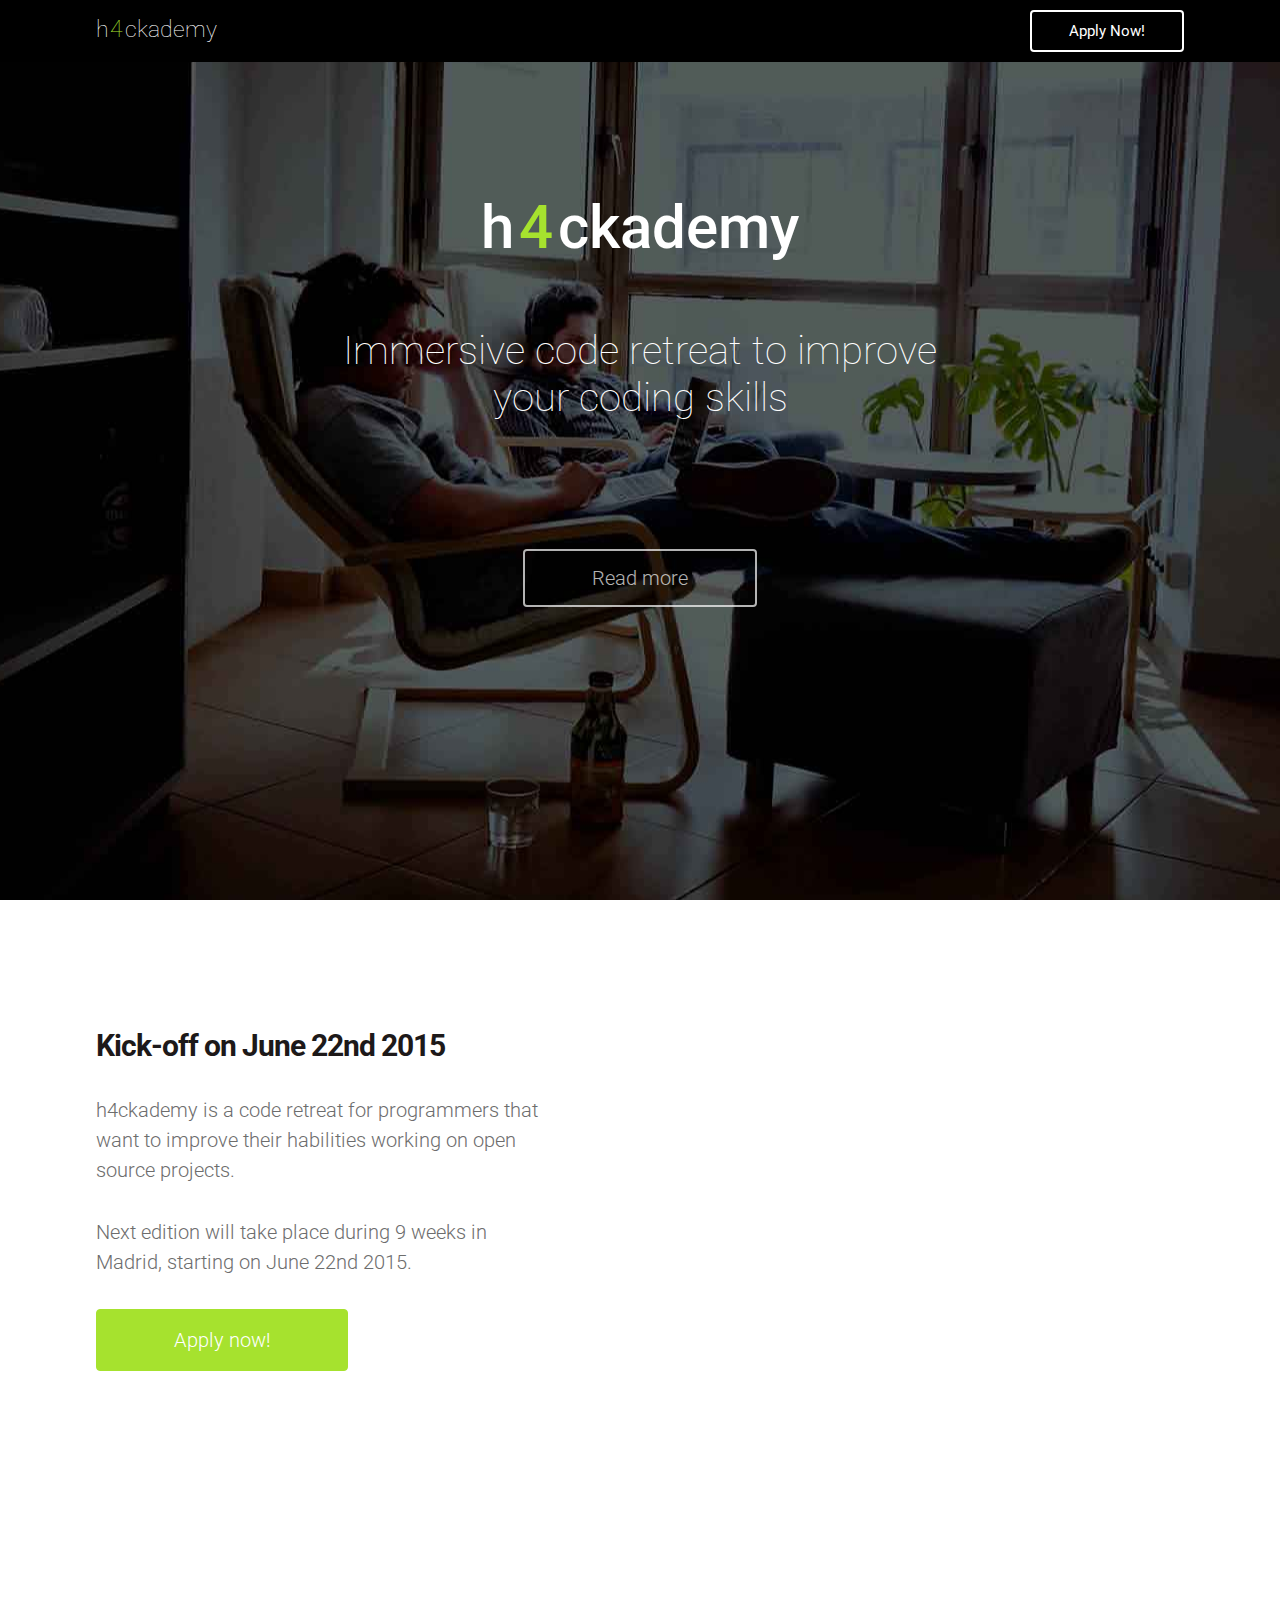
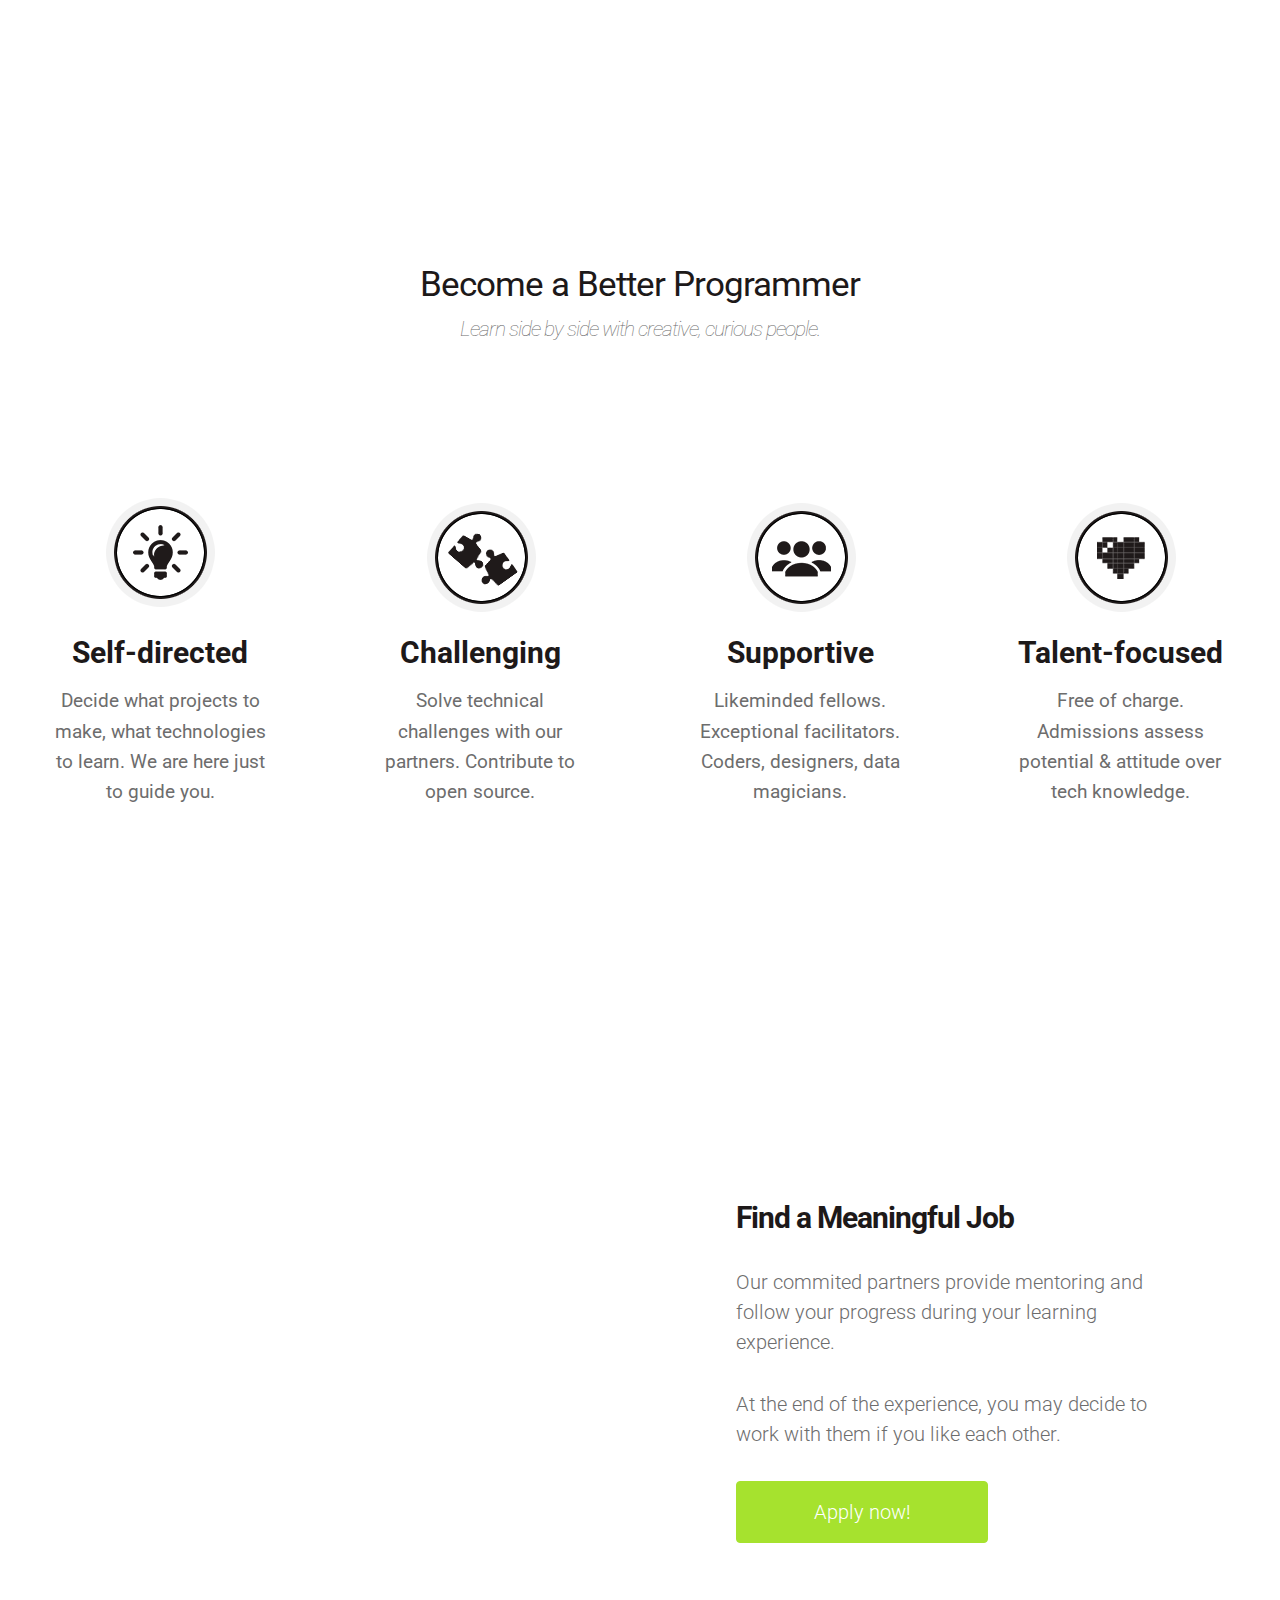
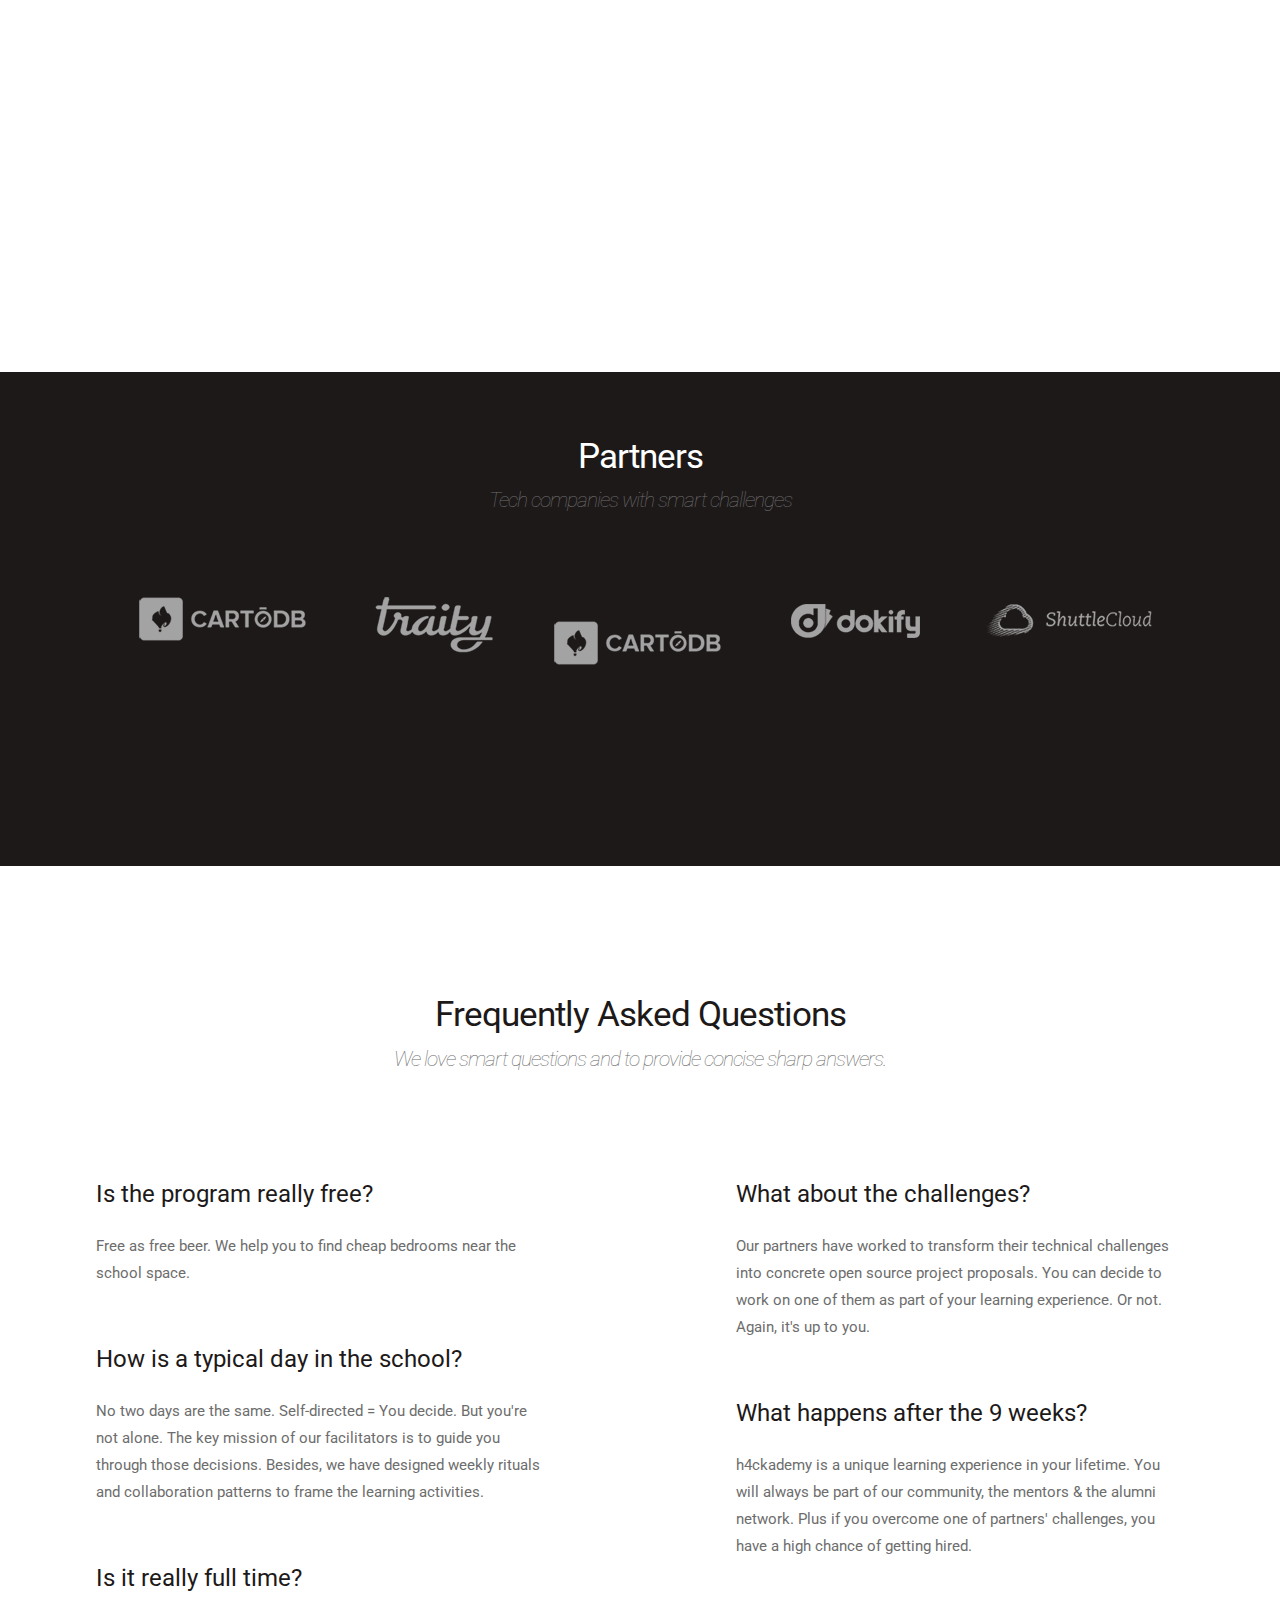
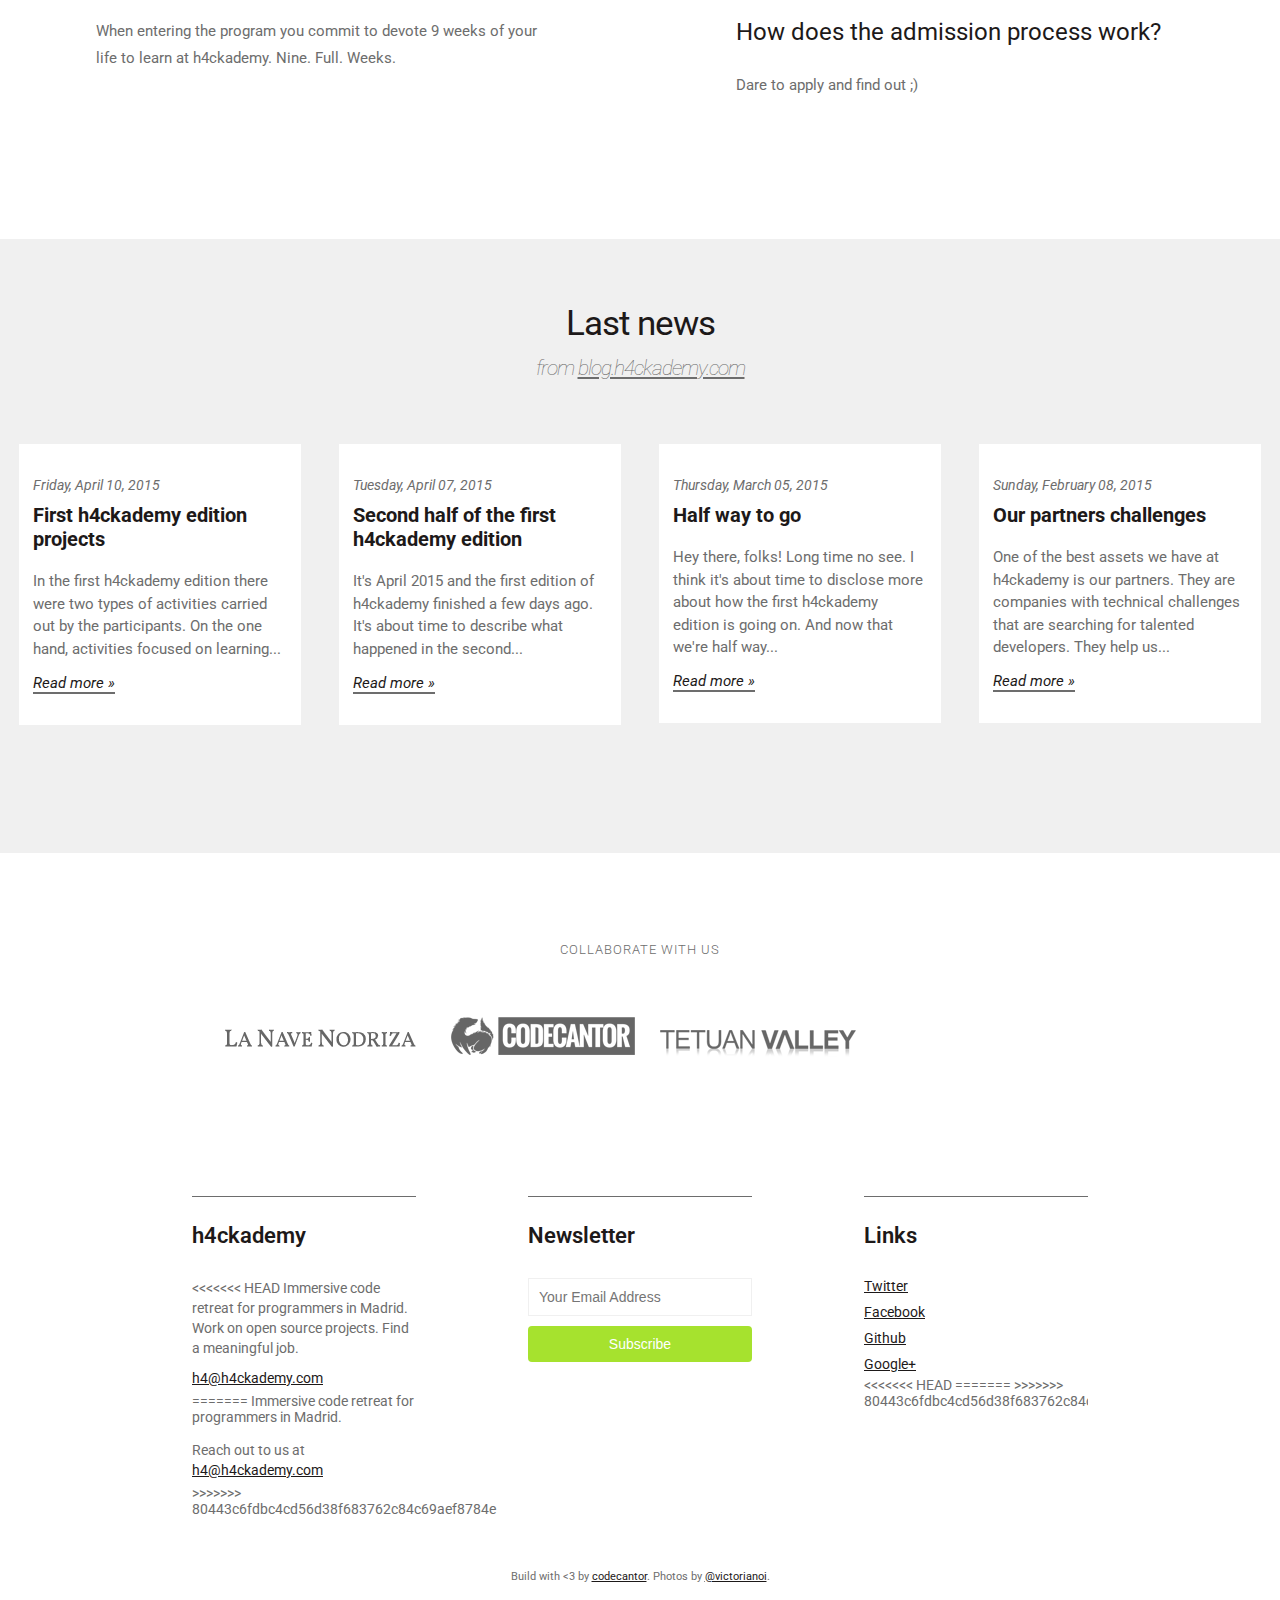
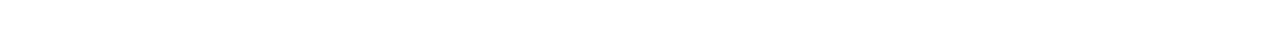
<file: index.htm>
<html lang="en">
<head>
	<meta http-equiv="Content-Type" content="text/html; charset=utf-8">
	<title>h4ckademy | description</title>                                       
	<meta name="author" content="codecantor">
	<link rel="shortcut icon" href="favicon.ico" type="image/x-icon">
	<meta name="viewport" content="width=device-width,initial-scale=1.0">
	<!-- format scss -->
	<link rel="stylesheet" href="assets/scss/style.css">      
	<!-- webfont google -->	                         
	<link href='http://fonts.googleapis.com/css?family=Roboto:500,100,300,700,400' rel='stylesheet' type='text/css'>
</head>
<body>
	<header>
		<section>
			<p class="title_header">
				h
				<span>
					4
				</span>
				ckademy
			</p>
		</section>
		<section>
			<p>
				<a href="#">
					Apply Now!
				</a>
			</p>
		</section>
	</header>
	<article class="welcome">
		<h1>
			<a href="#">
				h
				<span>
					4
				</span>
				ckademy
			</a>
		</h1>
		<p>
			Immersive code retreat to improve your coding skills
		</p>
		<p>
			<a class="readmore" href="#stop">
				Read more
			</a>
		</p>
	</article>
	<article class="decoration">
		<section class="two_cl text_up">
			<h2 id="stop">
				Kick-off on June 22nd 2015
			</h2>
			<p>
				h4ckademy is a code retreat for programmers that want to improve their habilities working on 
				open source projects.
			</p>
			<p>
				Next edition will take place during 9 weeks in Madrid, starting on June 22nd 2015.
			</p>
			<p>
				<a href="#">
					Apply now!
				</a>
			</p>
		</section>
		<section class="two_cl bck_image table">
			Imagen de relleno
		</section><!-- bck image -->
	</article>
	<article class="why">
		<h2 class="title_why">
			Become a Better Programmer
			<span>
				Learn side by side with creative, curious people.
			</span>
		</h2>
		<section class="one_cl">
			<ul>
				<li>
					<span class="icon directed"></span>
					<h3>
						Self-directed
					</h3>
					<p>
						Decide what projects to make, what technologies to learn. We are here just to guide you.
					</p>
				</li>
				<li>
					<span class="icon challeng"></span>
					<h3>
						Challenging
					</h3>
					<p>
						Solve technical challenges with our partners. Contribute to open source.
					</p>
				</li>
				<li>
					<span class="icon support"></span>
					<h3>
						Supportive
					</h3>
					<p>
						Likeminded fellows. Exceptional facilitators. Coders, designers, data magicians.
					</p>
				</li>
				<li>
					<span class="icon talent"></span>
					<h3>
						Talent-focused
					</h3>
					<p>
						Free of charge. Admissions assess potential &amp; attitude over tech knowledge.
					</p>
				</li>
			</ul>
		</section><!-- one section -->
	</article><!-- icons -->
	<article class="decoration">
		<section class="two_cl bck_image book">
			Imagen de relleno
		</section><!-- bck image -->
		<section class="two_cl text_up">
			<h2>
				Find a Meaningful Job
			</h2>
			<p>
				Our commited partners provide mentoring and follow your progress during your learning experience. 
			</p>
			<p>
				At the end of the experience, you may decide to work with them if you like each other.
			</p>
			<p>
				<a href="#">
					Apply now!
				</a>
			</p>
		</section>
	</article>
	<article class="partners">
		<section class="one_cl">
			<h2 class="title_partner">
				Partners
				<span>
					Tech companies with smart challenges
				</span>
			</h2>
			<ul>
				<li>
					<a href="http://cartodb.com" target="_blank" class="sprite_partners cartodb">
						Cartodb
					</a>
				</li>
				<li>
					<a href="https://traity.com/" target="_blank" class="sprite_partners traity">
						Traity
					</a>
				</li>
				<li>
					<a href="http://www.lextrend.com/" target="_blank" class="sprite_partners lextrend">
						Lextrend
					</a>
				</li>
				<li>
					<a href="http://www.wearepeople.io/" target="_blank" class="sprite_partners people">
						We Are People
					</a>
				</li>
				<li>
					<a href="https://shuttlecloud.com/" target="_blank" class="sprite_partners shuttlecloud">
						Shuttle Cloud
					</a>
				</li>
			</ul>
		</section><!-- one section -->
		</section>
	</article>
	<article class="faq">
		<h2 class="title_faq">
			Frequently Asked Questions
			<span>
				We love smart questions and to provide concise sharp answers.
			</span>
		</h2>
		<section class="two_cl">
			<h4>
				Is the program really free?
				
			</h4>
			<p>
				Free as free beer. We help you to find cheap bedrooms near the school space.
			</p>
			<h4>
				How is a typical day in the school?
			</h4>
			<p>
				No two days are the same. Self-directed = You decide. But you're not alone. The key mission of our facilitators is to guide you through those decisions. Besides, we have designed weekly rituals and collaboration patterns to frame the learning activities.
			</p>
			<h4>
				Is it really full time?
			</h4>
			<p>
				When entering the program you commit to devote 9 weeks of your life to learn at h4ckademy. Nine. Full. Weeks.
			</p>
		</section>
		<section class="two_cl">
			<h4>
				What about the challenges?
			</h4>
			<p>
				Our partners have worked to transform their technical challenges into concrete open source project proposals. You can decide to work on one of them as part of your learning experience. Or not. Again, it's up to you.
			</p>
			<h4>
				What happens after the 9 weeks?
			</h4>
			<p>
				h4ckademy is a unique learning experience in your lifetime. You will always be part of our community, the mentors &amp; the alumni network. Plus if you overcome one of partners' challenges, you have a high chance of getting hired.
			</p>
			<h4>
				How does the admission process work?
			</h4>
			<p>
				Dare to apply and find out ;)
			</p>
		</section>
	</article>
	<article class="last-news">
		<h2 class="title_news">
			Last news
			<span>
				from <a href="http://blog.h4ckademy.com" target="_blank">blog.h4ckademy.com</a>
			</span>
		</h2>
		<section class="one_cl">
			<ul>
				<li>
					<p>
						<span class="date">
							Friday, April 10, 2015
						</span>
					</p>
					<h3>
						<a href="http://blog.h4ckademy.com/2015/04/10/first-edition-projects/" target="_blank">
							First h4ckademy edition projects
						</a>
					</h3>
					<p>
						<!-- 150 characters max -->
						In the first h4ckademy edition there were two types of activities carried out by the participants. 
						On the one hand, activities focused on learning...
					</p>
					<p>
						<a href="http://blog.h4ckademy.com/2015/04/10/first-edition-projects/" target="_blank">
							Read more »
						</a>
					</p>
				</li>
				<!-- show 3 post -->
				<li>
					<p>
						<span class="date">
							Tuesday, April 07, 2015
						</span>
					</p>
					<h3>
						<a href="http://blog.h4ckademy.com/2015/04/07/second-half-of-the-first-h4ckademy-edition/" target="_blank">
							Second half of the first h4ckademy edition
						</a>
					</h3>
					<p>
						It's April 2015 and the first edition of h4ckademy finished a few days ago. It's about time to describe what happened in the second...
					<p>
						<a href="http://blog.h4ckademy.com/2015/04/07/second-half-of-the-first-h4ckademy-edition/" target="_blank">
							Read more »
						</a>
					</p>
				</li>
				<li>
					<p>
						<span class="date">
							Thursday, March 05, 2015
						</span>
					</p>
					<h3>
						<a href="http://blog.h4ckademy.com/2015/03/05/half-way-to-go/" target="_blank">
							Half way to go
						</a>
					</h3>
					<p>
						Hey there, folks! Long time no see. I think it's about time to disclose more about how the first h4ckademy edition is going on. And now that we're half way...
					</p>
					<p>
						<a href="http://blog.h4ckademy.com/2015/03/05/half-way-to-go/" target="_blank">
							Read more »
						</a>
					</p>
				</li>
				<li>
					<p>
						<span class="date">
							Sunday, February 08, 2015
						</span>
					</p>
					<h3>
						<a href="http://blog.h4ckademy.com/2015/02/08/our-partners-challenges/" target="_blank">
							Our partners challenges
						</a>
					</h3>
					<p>
						One of the best assets we have at h4ckademy is our partners. They are companies with technical challenges that are searching for talented developers. They help us...
					</p>
					<p>
						<a href="http://blog.h4ckademy.com/2015/02/08/our-partners-challenges/" target="_blank">
							Read more »
						</a>
					</p>
				</li>
				<!-- the last post -->
			</ul>
		</section>
	</article>
	<article class="colaboradores">
		<section class="cl_one">
			<h4>
				Collaborate with us
			</h4>
			<ul>
				<li>
					<a href="http://www.lanavenodriza.com/" target="_blank" class="colabora lanave">
						La Nave Nodriza
					</a>
				</li>
				<li>
					<a href="http://codecantor.com" target="_blank" class="colabora code">
						codecantor
					</a>
				</li>
				<li>
					<a href="http://tetuanvalley.com/" target="_blank" class="colabora tetuan">
						Tetuan Valley
					</a>
				</li>
				<li>
					<a href="http://www.coontigo.com/" target="_blank" class="colabora coontigo">
						coontigo
					</a>
				</li>
			</ul>
		</section>
	</article>
	<footer>
		<section>
			<div class="about box_fot">
				<h5>
					h4ckademy
				</h5>
				<p>
<<<<<<< HEAD
					Immersive code retreat for programmers in Madrid. Work on open source projects. Find a meaningful job.
				</p>			
				<p>
					<a href="mailto:h4@h4ckademy.com" target="_blank">
						h4@h4ckademy.com
					</a>
				</p>
=======
					Immersive code retreat for programmers in Madrid.
				</p>
				<p>Reach out to us at 
					<a href="mailto:h4@h4ckademy.com" target="_blank">h4@h4ckademy.com</a></p>
>>>>>>> 80443c6fdbc4cd56d38f683762c84c69aef8784e
			</div><!-- about -->
			<div class="newsletter box_fot">
				<h5>
					Newsletter
				</h5>
				<form action="http://h4ckademy.us9.list-manage.com/subscribe/post?u=45ee592f17d6f145a8827fd05&amp;id=b0169b45f0" method="post" id="mc-embedded-subscribe-form" target="_blank" name="mc-embedded-subscribe-form" novalidate="">
					<input type="email" value="" name="EMAIL" id="mce-EMAIL" placeholder="Your Email Address">
					<input class="btn" type="submit" value="Subscribe">
				</form>
			</div><!-- newsletter -->
			<div class="links box_fot">
				<h5>
					Links
				</h5>
				<ul>
					<li>
						<a href="https://twitter.com/h4ckademy" target="_blank">
							Twitter
						</a>
					</li>
					<li>
						<a href="https://www.facebook.com/h4ckademy?_rdr" target="_blank">
							Facebook
						</a>
					</li>
					<li>
						<a href="https://github.com/h4ckademy" target="_blank">
							Github
						</a>
					</li>
					<li>
						<a href="https://plus.google.com/109784326837461701157" target="_blank">
							Google+
						</a>
					</li>
<<<<<<< HEAD
=======

>>>>>>> 80443c6fdbc4cd56d38f683762c84c69aef8784e
				</ul>
			</div><!-- links -->
		</section>
		<div class="credits">
			Build with <3 by <a href="http://codecantor.com" target="_blank">codecantor</a>. Photos by <a href="https://twitter.com/victorianoi" target="_blank">@victorianoi</a>.
		</div><!-- credits -->
	</footer>	
	<!-- js link down -->
	<script src="http://ajax.googleapis.com/ajax/libs/jquery/2.1.1/jquery.min.js"></script>
	<script src="assets/js/jquery.scrollTo.min.js"></script>
	<script src="assets/js/index.js"></script>
</body>
</html>
</file>
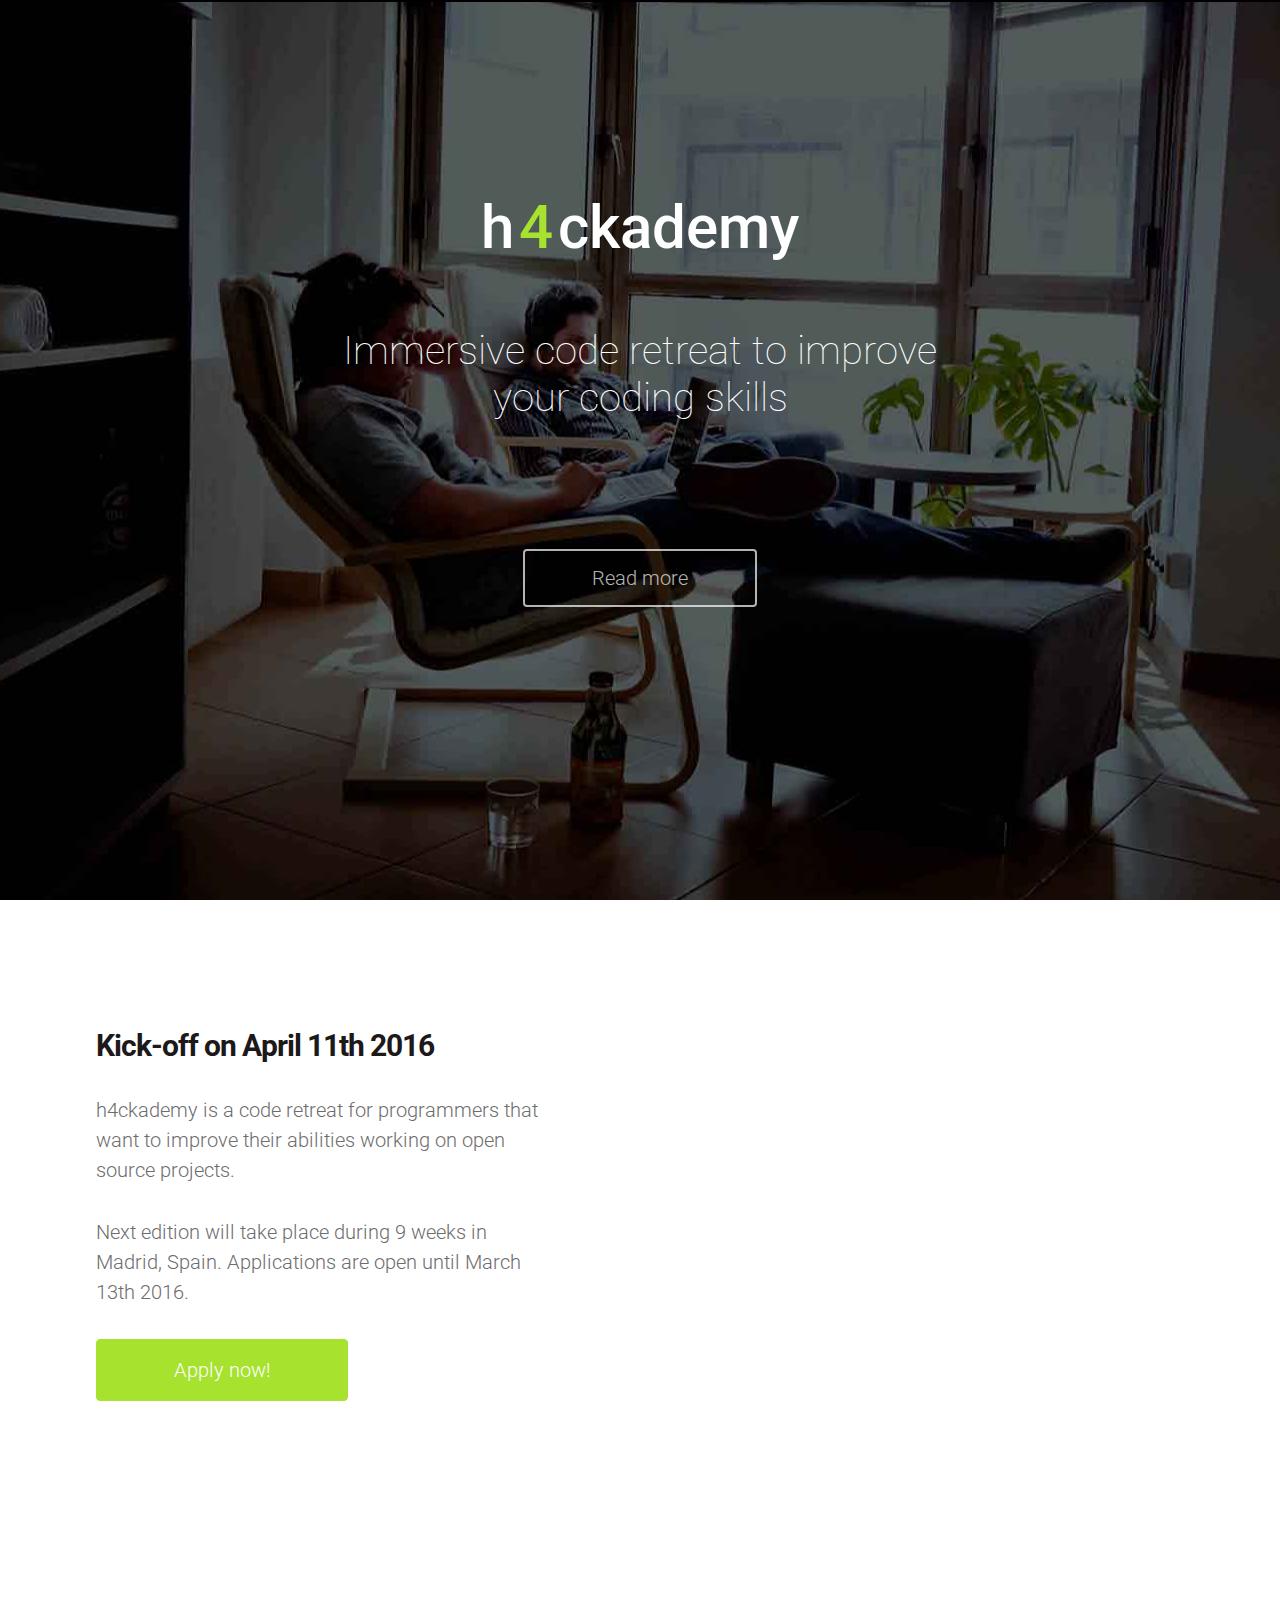
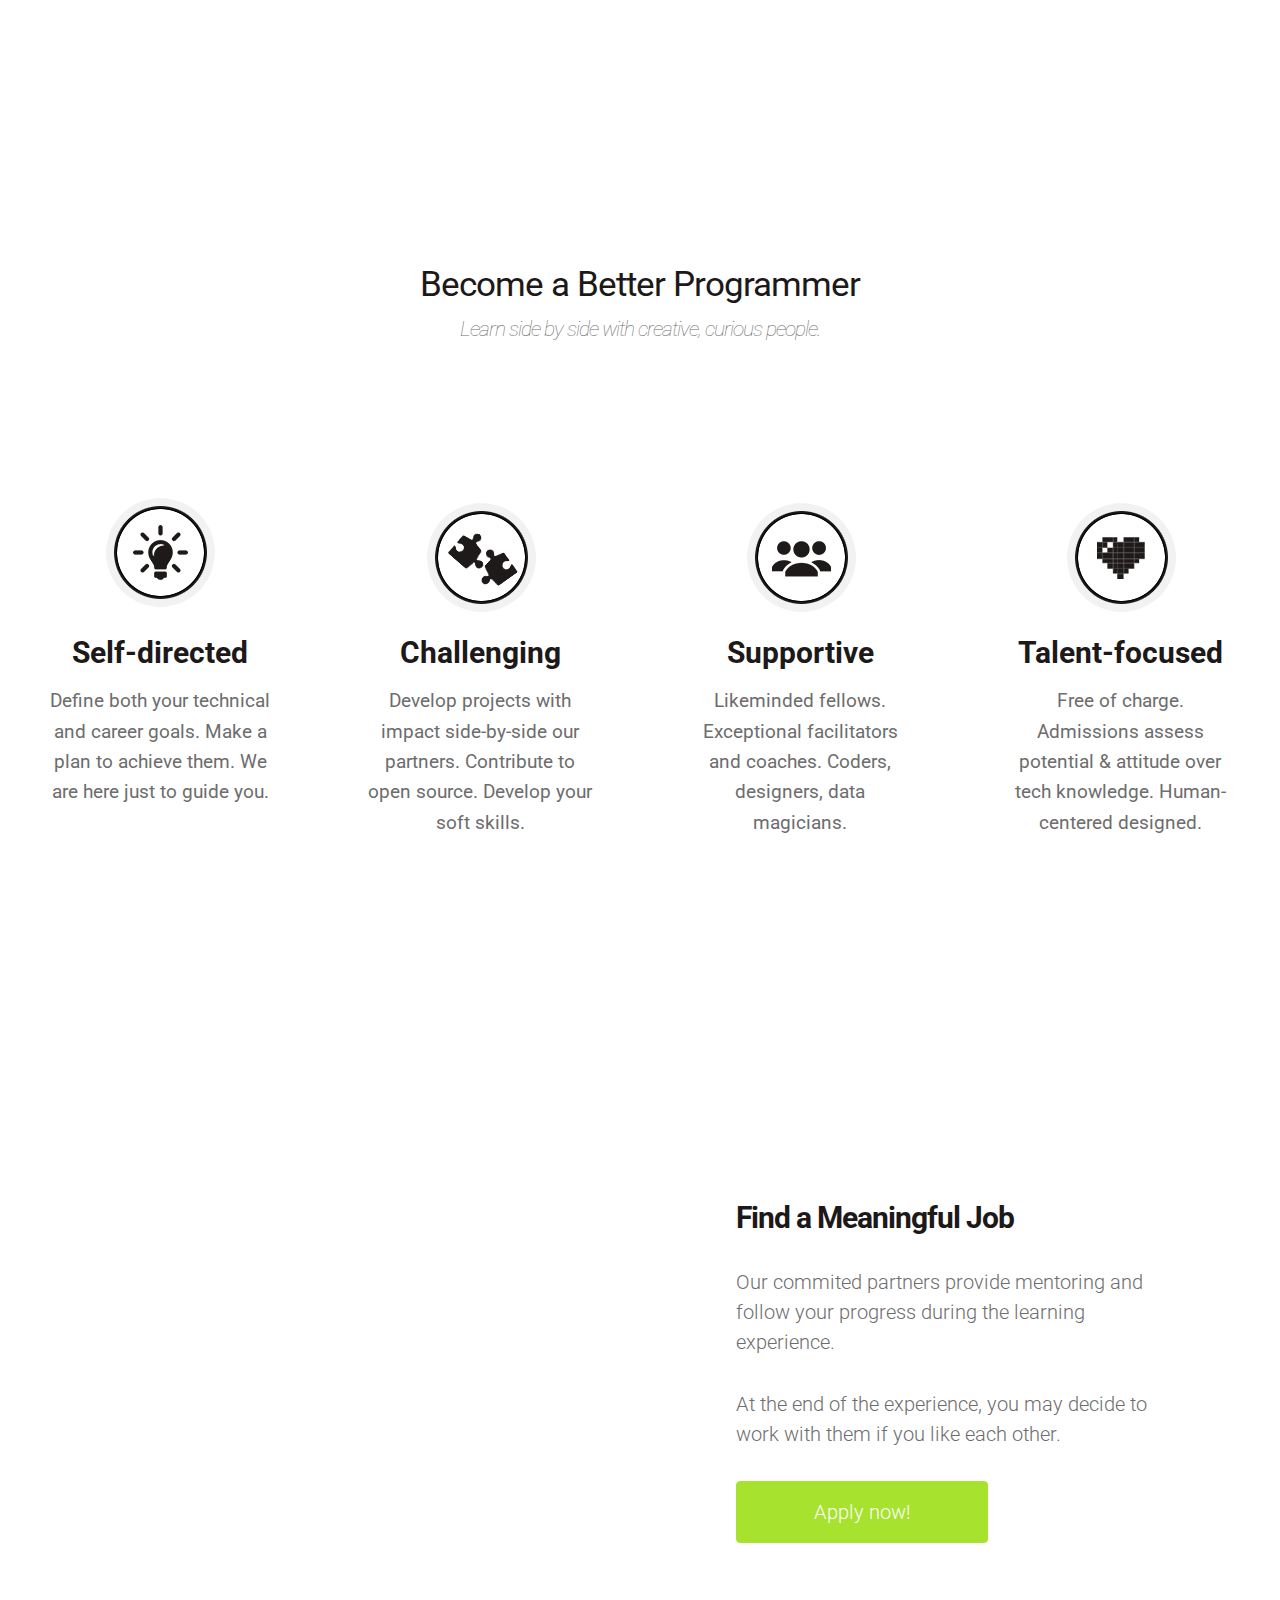
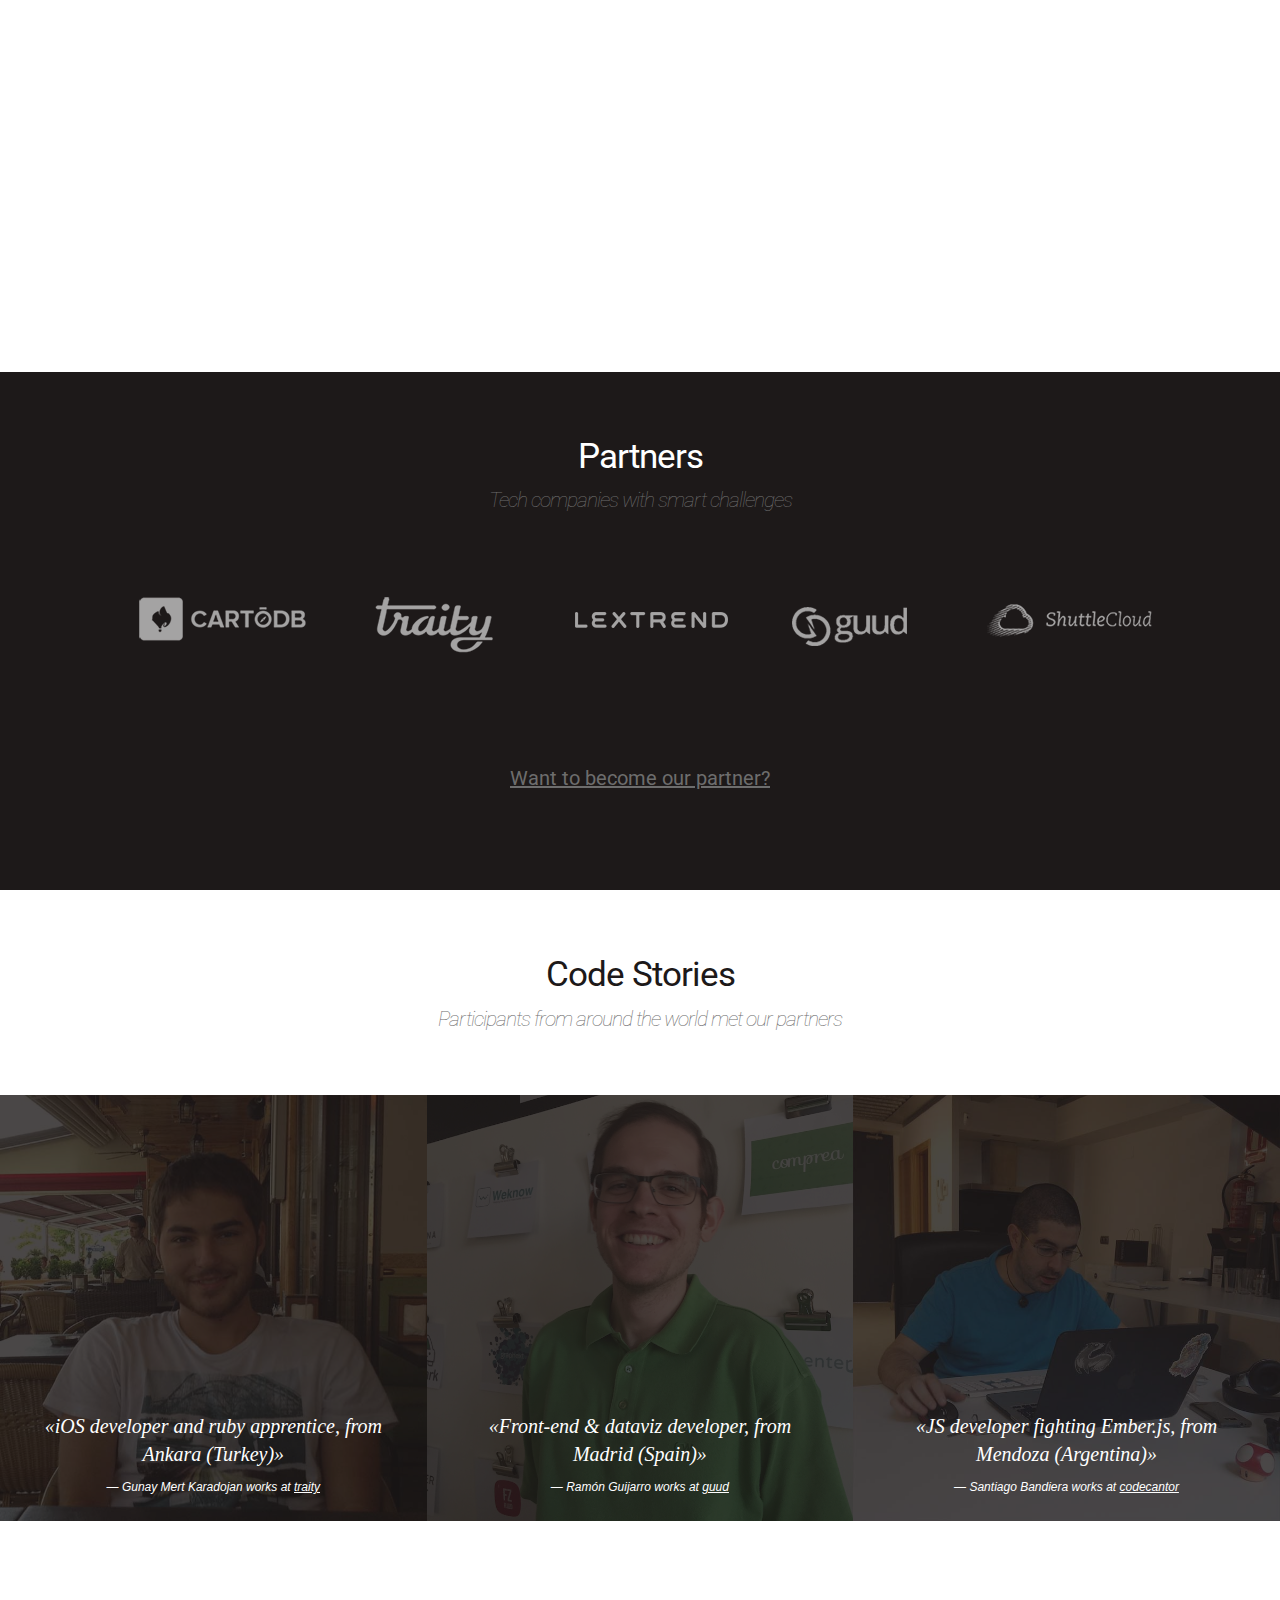
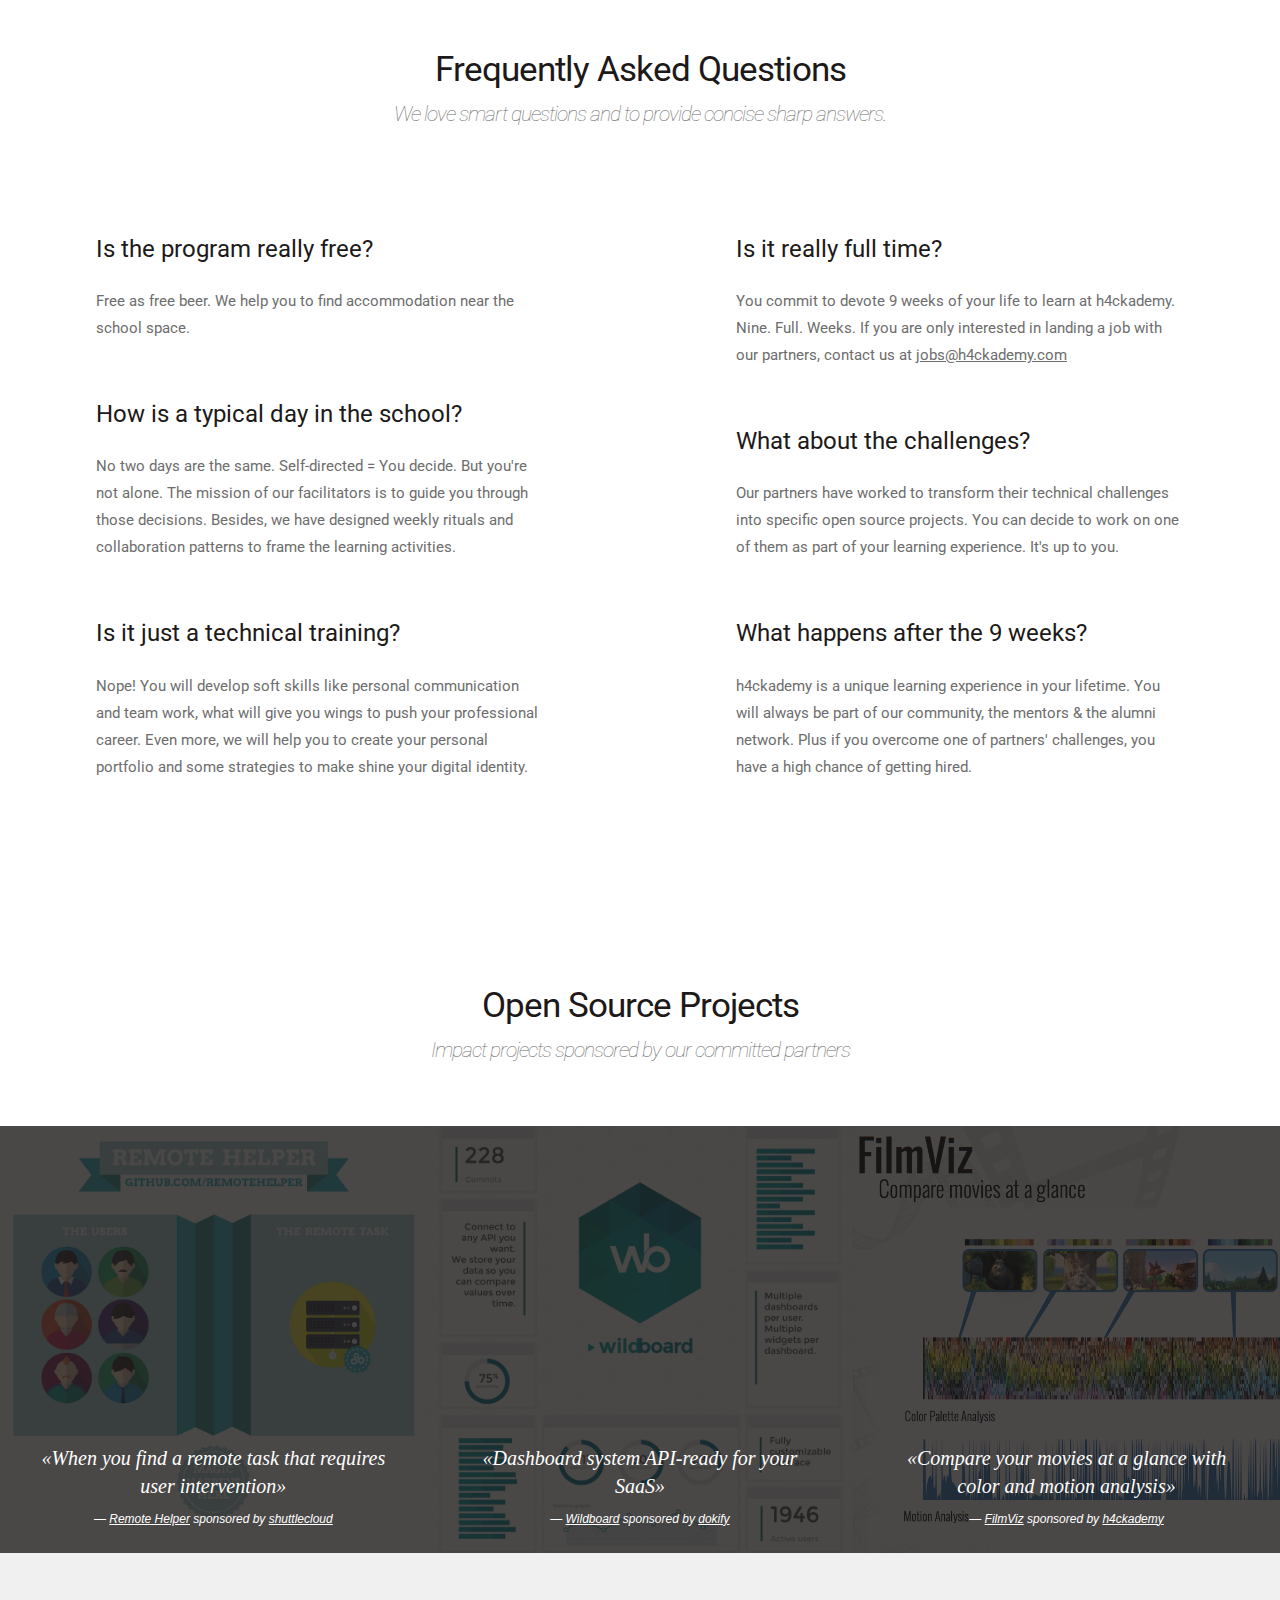
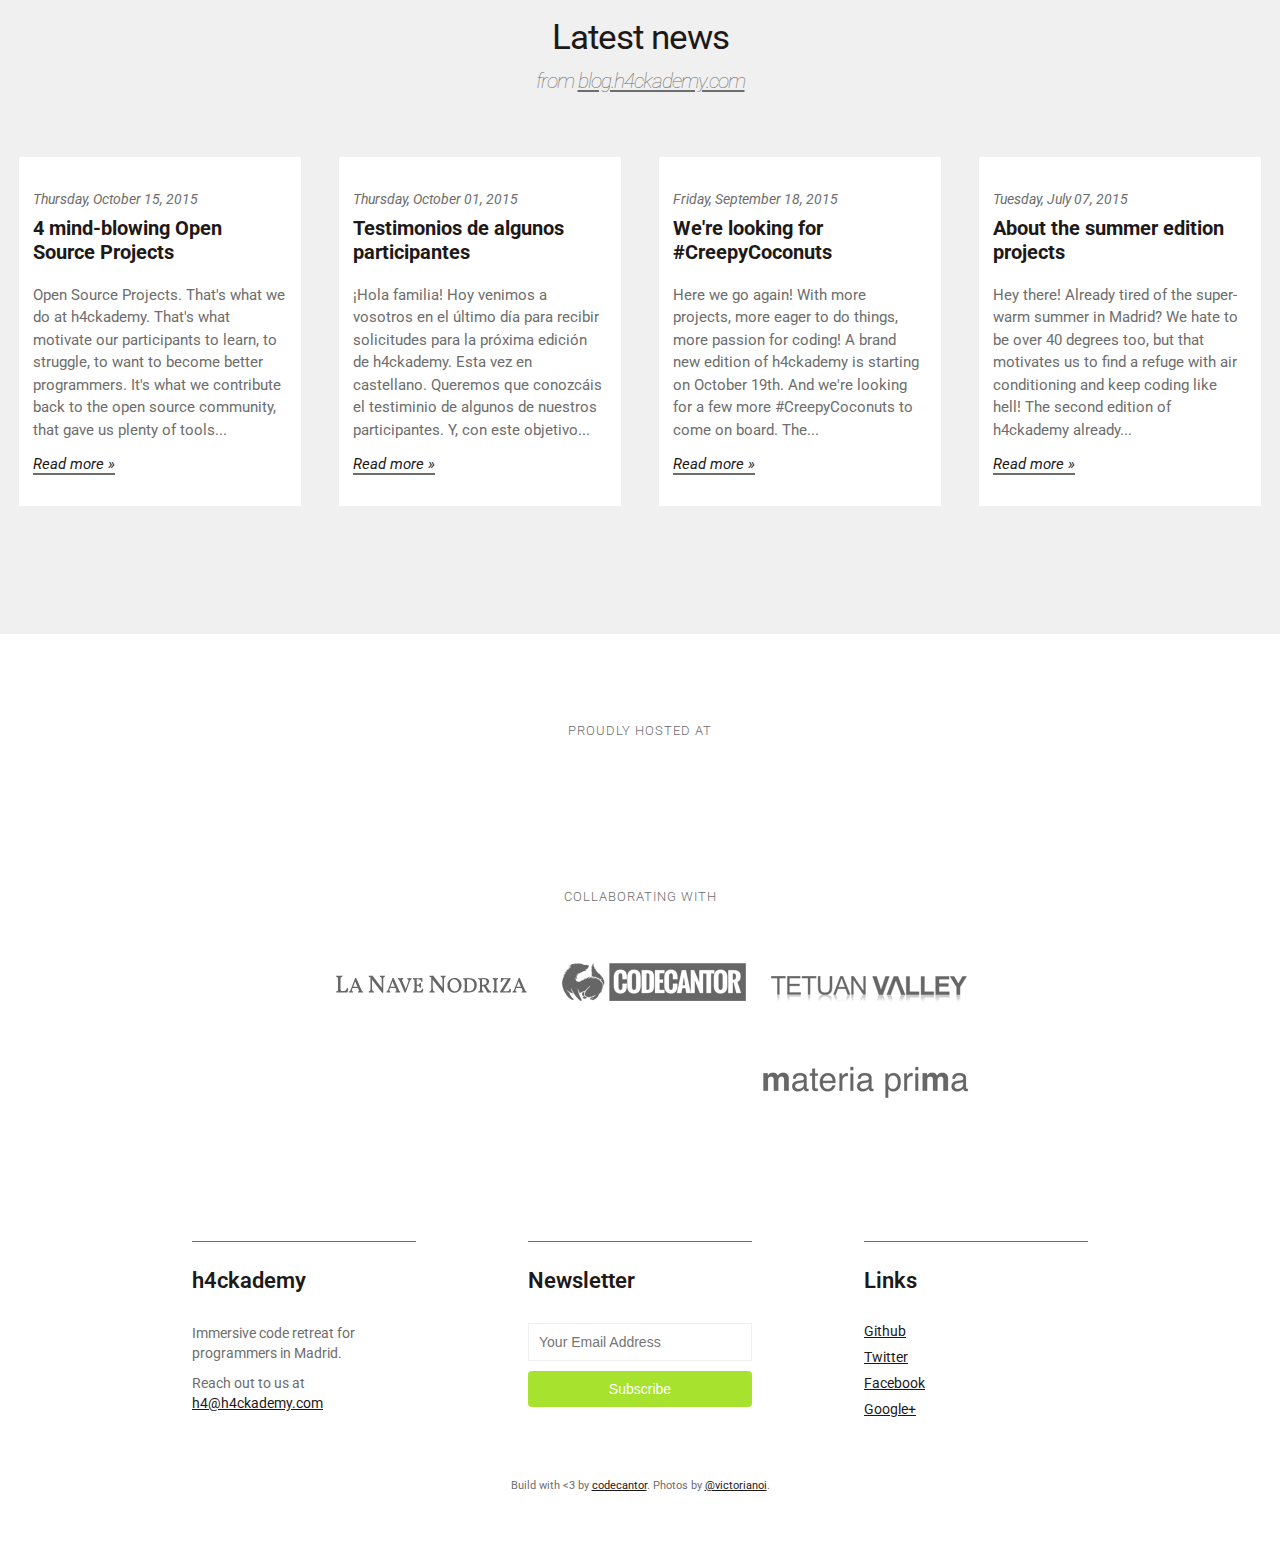
<file: index.html>
<html lang="en">
<head>
	<meta http-equiv="Content-Type" content="text/html; charset=utf-8">
	<title>h4ckademy programming school | immersive code retreat for developers</title>                                       
	<meta name="author" content="codecantor">
	<meta name="description" content="h4ckademy is a code retreat for developers that want to improve their coding skills programming open source projects in Madrid. Find a meaningful job">
	<meta name="keywords" content="immersive code retreat, programming madrid, open source madrid, programming job madrid">
	<link rel="shortcut icon" href="favicon.ico" type="image/x-icon">
	<meta name="viewport" content="width=device-width,initial-scale=1.0">
	<!-- format scss -->
	<link rel="stylesheet" href="assets/scss/style.css">      
	<!-- webfont google -->	                         
	<link href='http://fonts.googleapis.com/css?family=Roboto:500,100,300,700,400' rel='stylesheet' type='text/css'>
</head>
<body>
	<header class="nav-up">
		<section>
			<p class="title_header">
				h
				<span>
					4
				</span>
				ckademy
			</p>
		</section>
		<section>
			<p>
				<a href="form.html">
					Apply now!
				</a>
			</p>
		</section>
	</header>
	<article class="welcome">
		<h1>
			<a href="#">
				h
				<span>
					4
				</span>
				ckademy
			</a>
		</h1>
		<p>
			Immersive code retreat to improve your coding skills
		</p>
		<p>
			<a class="readmore" href="#stop">
				Read more
			</a>
		</p>
	</article>
	<article class="decoration">
		<section class="two_cl text_up">
			<h2 id="stop">
				Kick-off on April 11th 2016
			</h2>
			<p>
				h4ckademy is a code retreat for programmers that want to improve their abilities working on open source projects.
			</p>
			<p>
				Next edition will take place during 9 weeks in Madrid, Spain. Applications are open until March 13th 2016.
			</p>
			<p>
				<a href="form.html">
					Apply now!
				</a>
			</p>
		</section>
		<section class="two_cl bck_image table">
			Imagen de relleno
		</section><!-- bck image -->
	</article>
	<article class="why">
		<h2 class="title_why">
			Become a Better Programmer
			<span>
				Learn side by side with creative, curious people.
			</span>
		</h2>
		<section class="one_cl">
			<ul>
				<li>
					<span class="icon directed"></span>
					<h3>
						Self-directed
					</h3>
					<p>
						Define both your technical and career goals. Make a plan to achieve them. We are here just to guide you. 
					</p>
				</li>
				<li>
					<span class="icon challeng"></span>
					<h3>
						Challenging
					</h3>
					<p>
						Develop projects with impact side-by-side our partners. Contribute to open source. Develop your soft skills.
					</p>
				</li>
				<li>
					<span class="icon support"></span>
					<h3>
						Supportive
					</h3>
					<p>
						Likeminded fellows. Exceptional facilitators and coaches. Coders, designers, data magicians.
					</p>
				</li>
				<li>
					<span class="icon talent"></span>
					<h3>
						Talent-focused
					</h3>
					<p>
						Free of charge. Admissions assess potential &amp; attitude over tech knowledge. Human-centered designed.
					</p>
				</li>
			</ul>
		</section><!-- one section -->
	</article><!-- icons -->
	<article class="decoration">
		<section class="two_cl bck_image book">
			Imagen de relleno
		</section><!-- bck image -->
		<section class="two_cl text_up">
			<h2>
				Find a Meaningful Job
			</h2>
			<p>
				Our commited partners provide mentoring and follow your progress during the learning experience. 
			</p>
			<p>
				At the end of the experience, you may decide to work with them if you like each other.
			</p>
			<p>
				<a href="form.html">
					Apply now!
				</a>
			</p>
		</section>
	</article>
	<article class="partners">
		<section class="one_cl">
			<h2 class="title_partner">
				Partners
				<span>
					Tech companies with smart challenges
				</span>
			</h2>
			<ul>
				<li>
					<a href="http://cartodb.com" target="_blank" class="sprite_partners cartodb">
						Cartodb
					</a>
				</li>
				<li>
					<a href="https://traity.com/" target="_blank" class="sprite_partners traity">
						Traity
					</a>
				</li>
				<li>
					<a href="http://lextrend.com/" target="_blank" class="sprite_partners lextrend-home">
						lextrend
					</a>
				</li>
				<li>
					<a href="http://www.guud.tv/" target="_blank" class="sprite_partners guud">
						Guudtv
					</a>
				</li>
				<li>
					<a href="https://shuttlecloud.com/" target="_blank" class="sprite_partners shuttlecloud">
						Shuttle Cloud
					</a>
				</li>
			</ul>
			<a href="partners.html" class="link-partner">
				<span>
					Want to become our partner?
				</span>
			</a>
		</section><!-- one section -->
	</article>
	<article class="showcases" id="code-stories">
			<h2 class="title_faq">
			Code Stories
			<span>
				Participants from around the world met our partners
			</span>
		</h2>
		<section class="experience-1">
			<img src="assets/img/developers/mert.jpg">
			<div class="experience-quote">
				<p>
					«iOS developer and ruby apprentice, from Ankara (Turkey)»
					<span>
						— Gunay Mert Karadojan works at <a href="http://traity.com" target="_blank">traity</a>
					</span>
				</p>
			</div><!-- quote -->
		</section>
		<section class="experience-1">
			<img src="assets/img/developers/ramon.jpg">
			<div class="experience-quote">
				<p>
					«Front-end &amp; dataviz developer, from Madrid (Spain)»
					<span>
						— Ramón Guijarro works at <a href="http://guud.tv" target="_blank">guud</a>
					</span>
				</p>
			</div><!-- quote -->
		</section>
		<section class="experience-1">
			<img src="assets/img/developers/santiago.jpg">
			<div class="experience-quote">
				<p>
					«JS developer fighting Ember.js, from Mendoza (Argentina)»
					<span>
						— Santiago Bandiera works at <a href="http://codecantor.com" target="_blank">codecantor</a>
					</span>
				</p>
			</div><!-- quote -->
		</section>
	</article>
	<article class="faq">
		<h2 class="title_faq">
			Frequently Asked Questions
			<span>
				We love smart questions and to provide concise sharp answers.
			</span>
		</h2>
		<section class="two_cl">
			<h4>
				Is the program really free?
			</h4>
			<p>
				Free as free beer. We help you to find accommodation near the school space.
			</p>
			<h4>
				How is a typical day in the school?
			</h4>
			<p>
				No two days are the same. Self-directed = You decide. But you're not alone. The mission of our facilitators is to guide you through those decisions. Besides, we have designed weekly rituals and collaboration patterns to frame the learning activities.
			</p>
			<h4>
				Is it just a technical training?
			</h4>
			<p>
				Nope! You will develop soft skills like personal communication and team work, what will give you wings to push your professional career. Even more, we will help you to create your personal portfolio and some strategies to make shine your digital identity.
			</p>
		</section>
		<section class="two_cl">
			<h4>
				Is it really full time?
			</h4>
			<p>
				You commit to devote 9 weeks of your life to learn at h4ckademy. Nine. Full. Weeks.
				If you are only interested in landing a job with our partners, contact us at <a href="mailto:jobs@h4ckademy.com">jobs@h4ckademy.com</a>
			</p>
			<h4>
				What about the challenges?
			</h4>
			<p>
				Our partners have worked to transform their technical challenges into specific open source projects. You can decide to work on one of them as part of your learning experience. It's up to you.
			</p>
			<h4>
				What happens after the 9 weeks?
			</h4>
			<p>
				h4ckademy is a unique learning experience in your lifetime. You will always be part of our community, the mentors &amp; the alumni network. Plus if you overcome one of partners' challenges, you have a high chance of getting hired.
			</p>
		</section>
	</article>
	<article class="showcases" id="project-stories">
			<h2 class="title_faq">
			Open Source Projects
			<span>
				Impact projects sponsored by our committed partners
			</span>
		</h2>
		<section class="experience-1">
			<img src="assets/img/showcases/remoteHelper.png">
			<div class="experience-quote">
				<p>
					«When you find a remote task that requires user intervention»
					<span>
						— <a href="http://github.com/remotehelper" target="_blank">Remote Helper</a> sponsored by <a href="http://shuttlecloud.com" target="_blank">shuttlecloud</a>
					</span>
				</p>
			</div><!-- quote -->
		</section>
		<section class="experience-1">
			<img src="assets/img/showcases/wildboard.png">
			<div class="experience-quote">
				<p>
					«Dashboard system API-ready for your SaaS»
					<span>
						— <a href="http://github.com/thewildboard" target="_blank">Wildboard</a> sponsored by <a href="http://dokify.com" target="_blank">dokify</a>
					</span>
				</p>
			</div><!-- quote -->
		</section>
		<section class="experience-1">
			<img src="assets/img/showcases/filmviz.png">
			<div class="experience-quote">
				<p>
					«Compare your movies at a glance with color and motion analysis»
					<span>
						— <a href="http://github.com/filmviz" target="_blank">FilmViz</a> sponsored by <a href="http://h4ckademy.com" target="_blank">h4ckademy</a>
					</span>
				</p>
			</div><!-- quote -->
		</section>
	</article>
	<article class="last-news">
		<h2 class="title_news">
			Latest news
			<span>
				from <a href="http://blog.h4ckademy.com" target="_blank">blog.h4ckademy.com</a>
			</span>
		</h2>
		<section class="one_cl">
			<ul>
				<li>
					<p>
						<span class="date">
							Thursday, October 15, 2015
						</span>
					</p>
					<h3>
						<a href="http://blog.h4ckademy.com/2015/10/15/4-mind-blowing-open-source-projects/" target="_blank">
							4 mind-blowing Open Source Projects
						</a>
					</h3>
					<p>
						<!-- 150 characters max -->
						Open Source Projects. That's what we do at h4ckademy. That's what motivate our participants to learn, to struggle, to want to become better programmers. It's what we contribute back to the open source community, that gave us plenty of tools...
					</p>
					<p>
						<a href="http://blog.h4ckademy.com/2015/10/15/4-mind-blowing-open-source-projects/" target="_blank">
							Read more »
						</a>
					</p>
				</li>
				<!-- show 3 post -->
				<li>
					<p>
						<span class="date">
							Thursday, October 01, 2015
						</span>
					</p>
					<h3>
						<a href="http://blog.h4ckademy.com/2015/10/01/testomonios-de-algunos-participantes/" target="_blank">
							Testimonios de algunos participantes
						</a>
					</h3>
					<p>
						¡Hola familia! Hoy venimos a vosotros en el último día para recibir solicitudes para la próxima edición de h4ckademy. Esta vez en castellano. Queremos que conozcáis el testiminio de algunos de nuestros participantes. Y, con este objetivo...
					<p>
						<a href="http://blog.h4ckademy.com/2015/10/01/testomonios-de-algunos-participantes/" target="_blank">
							Read more »
						</a>
					</p>
				</li>
				<li>
					<p>
						<span class="date">
							Friday, September 18, 2015
						</span>
					</p>
					<h3>
						<a href="http://blog.h4ckademy.com/2015/09/18/were-looking-for-creepycoconuts/" target="_blank">
							We're looking for #CreepyCoconuts
						</a>
					</h3>
					<p>
						Here we go again! With more projects, more eager to do things, more passion for coding! A brand new edition of h4ckademy is starting on October 19th. And we're looking for a few more #CreepyCoconuts to come on board. The...
					</p>
					<p>
						<a href="http://blog.h4ckademy.com/2015/09/18/were-looking-for-creepycoconuts/" target="_blank">
							Read more »
						</a>
					</p>
				</li>
				<li>
					<p>
						<span class="date">
							Tuesday, July 07, 2015
						</span>
					</p>
					<h3>
						<a href="http://blog.h4ckademy.com/2015/07/07/about-the-summer-edition-projects/" target="_blank">
							About the summer edition projects
						</a>
					</h3>
					<p>
						Hey there! Already tired of the super-warm summer in Madrid? We hate to be over 40 degrees too, but that motivates us to find a refuge with air conditioning and keep coding like hell! The second edition of h4ckademy already...
					</p>
					<p>
						<a href="http://blog.h4ckademy.com/2015/07/07/about-the-summer-edition-projects/" target="_blank">
							Read more »
						</a>
					</p>
				</li>
				<!-- the last post -->
			</ul>
		</section>
	</article>
	<article class="colaboradores">
		<section class="cl_one">
			<h4>
				Proudly Hosted At
			</h4>
			<ul>
				<li>
					<a href="https://www.campus.co/madrid/en" target="_blank" class="colabora googlecampus">
						Campus Madrid
					</a>
				</li>
			</ul>
			<h4>
				Collaborating With
			</h4>
			<ul>	
				<li>
					<a href="http://www.lanavenodriza.com/" target="_blank" class="colabora lanave">
						La Nave Nodriza
					</a>
				</li>
				<li>
					<a href="http://codecantor.com" target="_blank" class="colabora code">
						codecantor
					</a>
				</li>
				<li>
					<a href="http://tetuanvalley.com/" target="_blank" class="colabora tetuan">
						Tetuan Valley
					</a>
				</li>
			</ul>
			<ul>
				<li>
					<a href="http://www.codemotion.es/" target="_blank" class="colabora codemotion">
						codemotion
					</a>
				</li>
				<li>
					<a href="http://www.coontigo.com/" target="_blank" class="colabora coontigo">
						coontigo
					</a>
				</li>
				<li>
					<a href="http://www.webmateriaprima.com/" target="_blank" class="materia-prima">
						materia prima
					</a>
				</li>
			</ul>
		</section>
	</article>
	<footer>
		<section>
			<div class="about box_fot">
				<h5>
					h4ckademy
				</h5>
				<p>
					Immersive code retreat for programmers in Madrid.
				</p>
				<p>Reach out to us at 
					<a href="mailto:h4@h4ckademy.com" target="_blank">h4@h4ckademy.com</a>
				</p>
			</div><!-- about -->
			<div class="newsletter box_fot">
				<h5>
					Newsletter
				</h5>
				<form action="http://h4ckademy.us9.list-manage.com/subscribe/post?u=45ee592f17d6f145a8827fd05&amp;id=b0169b45f0" method="post" id="mc-embedded-subscribe-form" target="_blank" name="mc-embedded-subscribe-form" novalidate="">
					<input type="email" value="" name="EMAIL" id="mce-EMAIL" placeholder="Your Email Address">
					<input class="btn" type="submit" value="Subscribe">
				</form>
			</div><!-- newsletter -->
			<div class="links box_fot">
				<h5>
					Links
				</h5>
				<ul>
					<li>
						<a href="https://github.com/h4ckademy" target="_blank">
							Github
						</a>
					</li>
					<li>
						<a href="https://twitter.com/h4ckademy" target="_blank">
							Twitter
						</a>
					</li>
					<li>
						<a href="https://www.facebook.com/h4ckademy?_rdr" target="_blank">
							Facebook
						</a>
					</li>
					<li>
						<a href="https://plus.google.com/109784326837461701157" target="_blank">
							Google+
						</a>
					</li>
				</ul>
			</div><!-- links -->
		</section>
		<div class="credits">
			Build with <3 by <a href="http://codecantor.com" target="_blank">codecantor</a>. Photos by <a href="https://twitter.com/victorianoi" target="_blank">@victorianoi</a>.
		</div><!-- credits -->
	</footer>	
	<!-- js link down -->
	<script src="http://ajax.googleapis.com/ajax/libs/jquery/2.1.1/jquery.min.js"></script>
	<script src="assets/js/jquery.scrollTo.min.js"></script>
	<script src="assets/js/index.js"></script>
	<script>

  (function(i,s,o,g,r,a,m){i['GoogleAnalyticsObject']=r;i[r]=i[r]||function(){
  (i[r].q=i[r].q||[]).push(arguments)},i[r].l=1*new Date();a=s.createElement(o),
  m=s.getElementsByTagName(o)[0];a.async=1;a.src=g;m.parentNode.insertBefore(a,m)
  })(window,document,'script','//www.google-analytics.com/analytics.js','ga');

  ga('create', 'UA-57399491-1', 'auto');
  ga('send', 'pageview');

</script>
<!-- js twitter conversion -->
<script src="//platform.twitter.com/oct.js" type="text/javascript"></script>
<script type="text/javascript">twttr.conversion.trackPid('ntgz3', { tw_sale_amount: 0, tw_order_quantity: 0 });</script>
<noscript>
<img height="1" width="1" style="display:none;" alt="" src="https://analytics.twitter.com/i/adsct?txn_id=ntgz3&p_id=Twitter&tw_sale_amount=0&tw_order_quantity=0" />
<img height="1" width="1" style="display:none;" alt="" src="//t.co/i/adsct?txn_id=ntgz3&p_id=Twitter&tw_sale_amount=0&tw_order_quantity=0" />
</noscript>

</body>
</html>
</file>
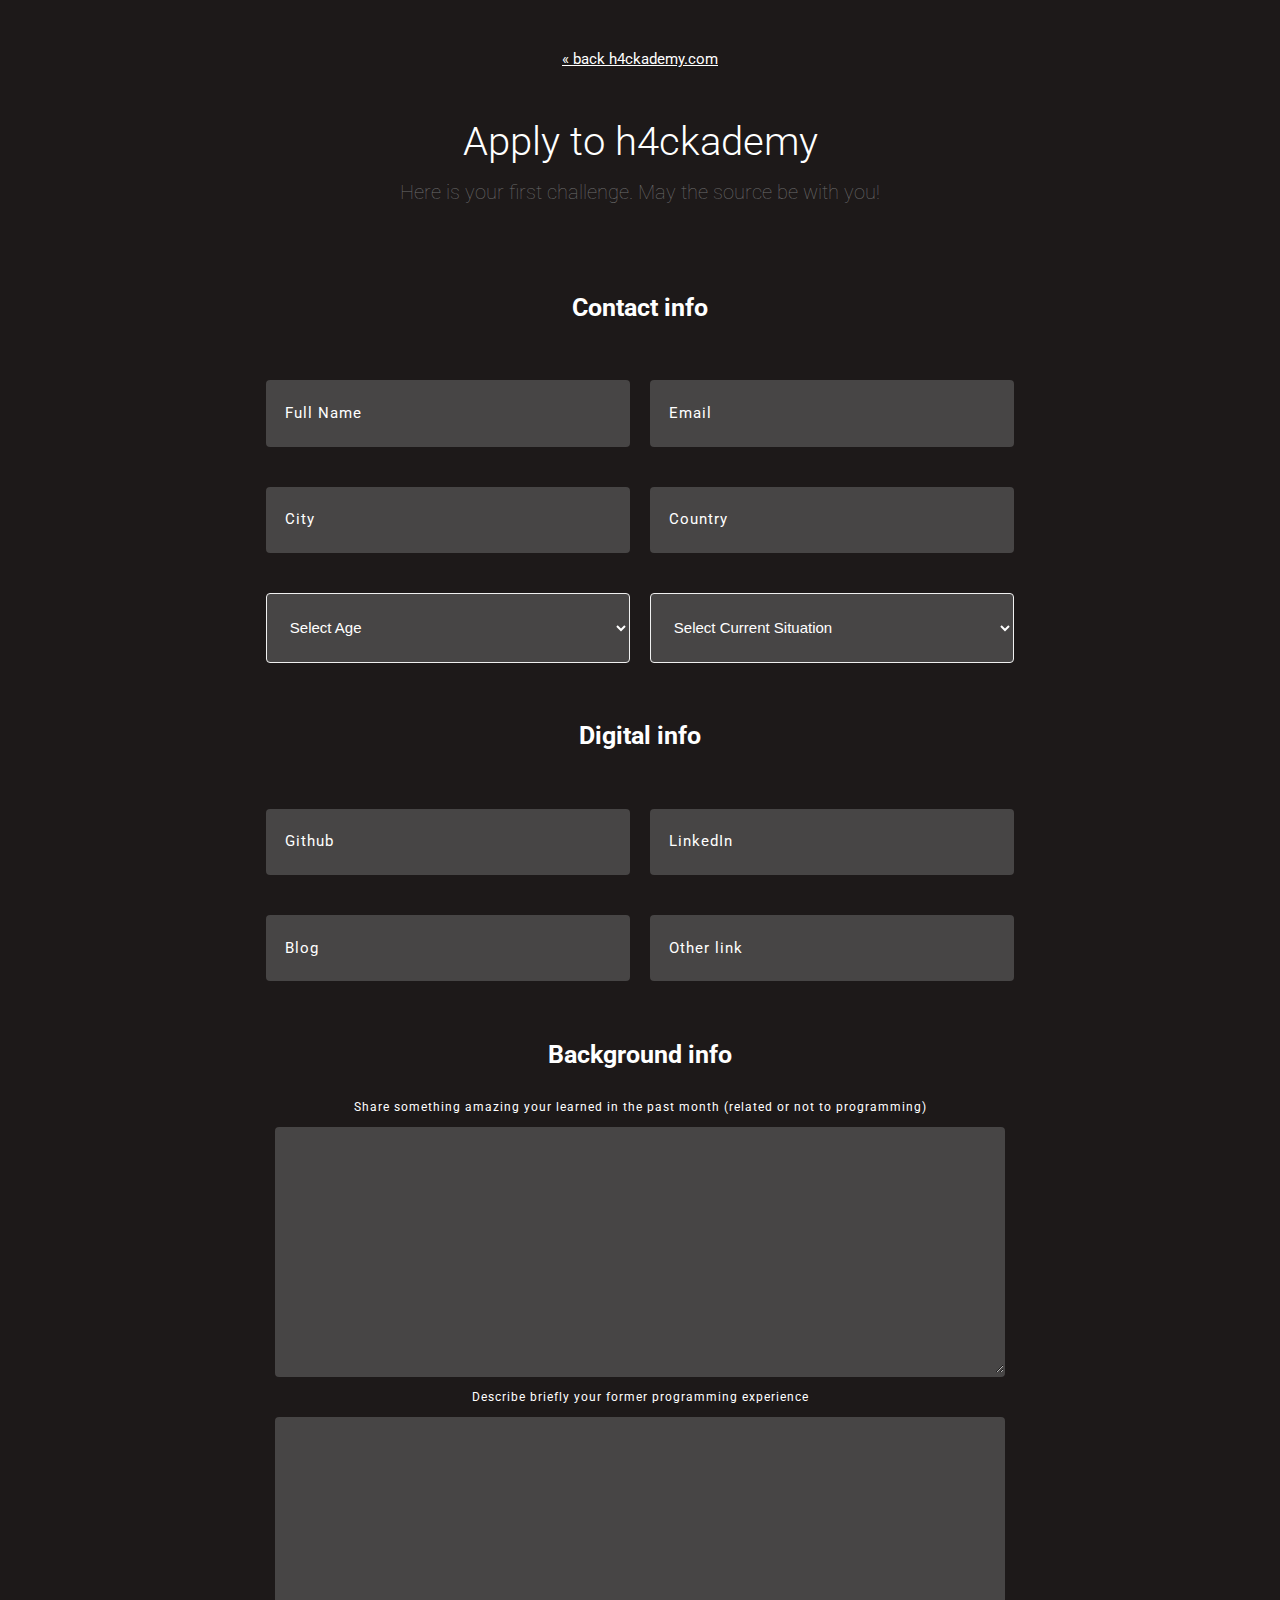
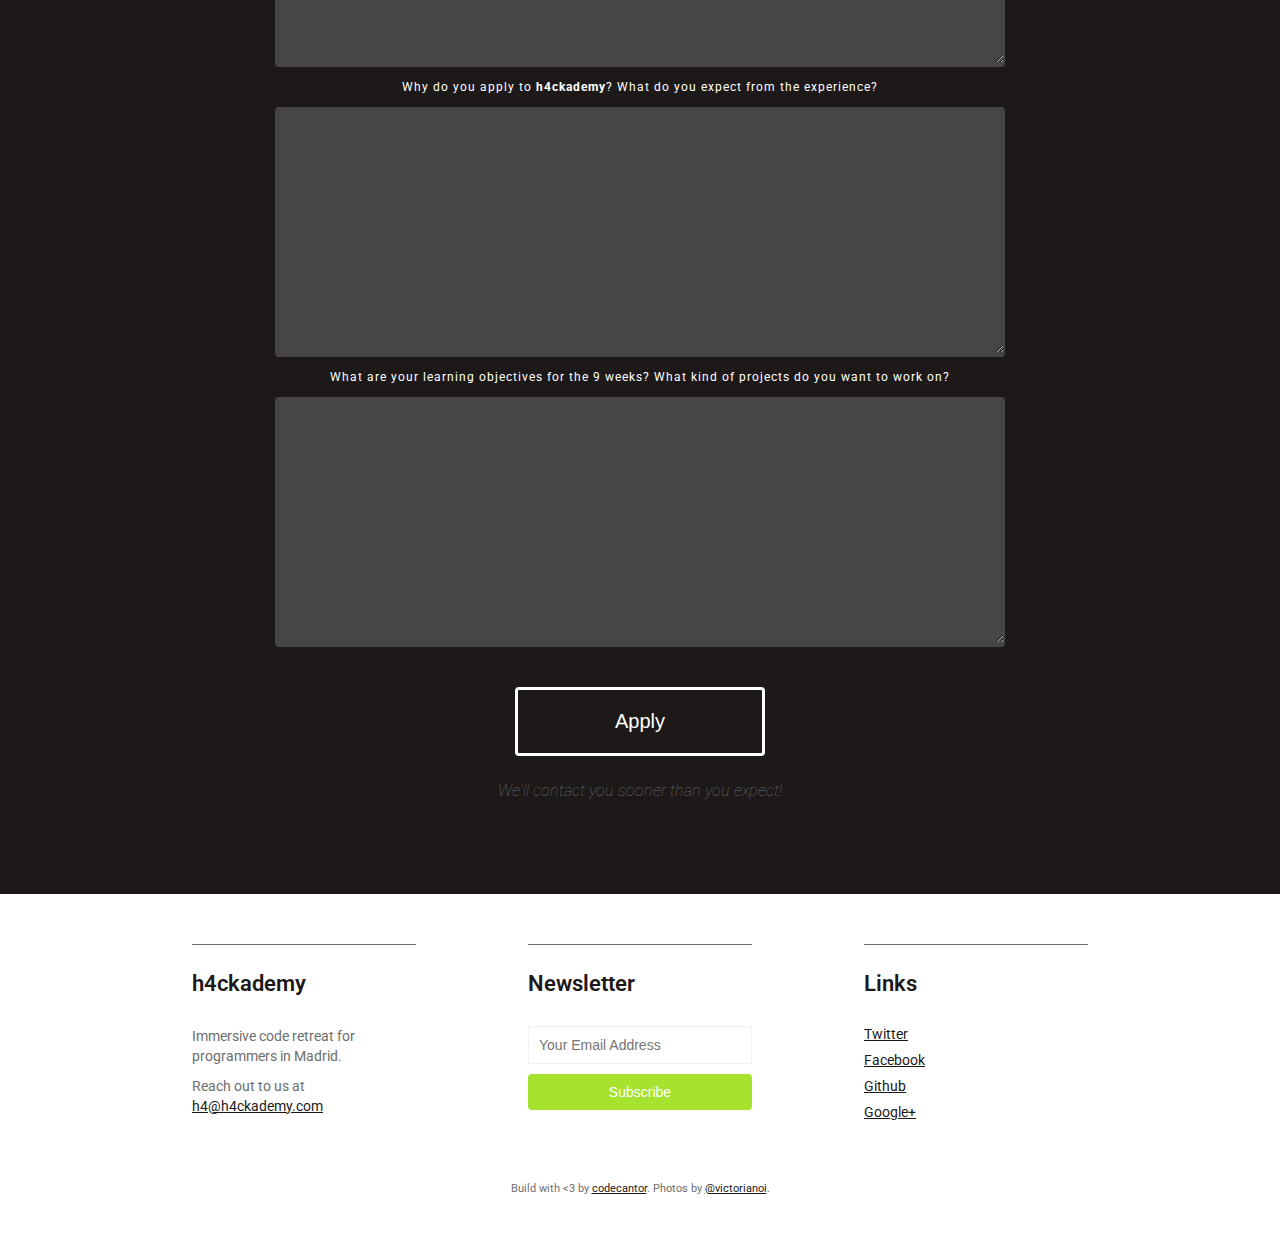
<file: form.htm>
<html lang="en">
<head>
	<meta http-equiv="Content-Type" content="text/html; charset=utf-8">
	<title>h4ckademy | apply to h4ckademy</title>                                       
	<meta name="author" content="codecantor">
	<link rel="shortcut icon" href="favicon.ico" type="image/x-icon">
	<meta name="viewport" content="width=device-width,initial-scale=1.0">
	<!-- format scss -->
	<link rel="stylesheet" href="assets/scss/style.css">      
	<!-- webfont google -->	                         
	<link href='http://fonts.googleapis.com/css?family=Roboto:500,100,300,700,400' rel='stylesheet' type='text/css'>
</head>
<body>   
	<article class="inscription">
		<section class="header_form">
			<a href="#" class="backlink">
				« back h4ckademy.com
			</a>
			<h1>
				Apply to h4ckademy
			</h1>
			<p>
				Here is your first challenge. May the source be with you!
			</p>
		</section><!-- section_header -->
		<!-- copypaste form -->
		<form id="contact_form" method="post" action="/users/new">
			<h2>
				Contact info
			</h2>
			<section class="two_columns form_section">
				<label>Full Name</label>
				<input type="text" name="name" id="name" value="" required="true">
			</section>
			<section class="two_columns form_section">
				<label>Email</label>
				<input type="email" name="email" id="email" value="" required="true">
			</section>
			<section class="two_columns form_section">
				<label>City</label>
				<input type="text" name="city" id="city" value="" required="true">
			</section>
			<section class="two_columns form_section">
				<label>Country</label>
				<input type="text" name="country" id="country" value="" required="true">
			</section>
			<section class="two_columns form_section">
				<select name="age" id="age" required="true">
					<option value="">Select Age</option>
					<option value="1">&lt; 18</option>
					<option value="2">18 - 24</option>
					<option value="3">25 - 34</option>
					<option value="4">35 - 44</option>
					<option value="5">45 - 54</option>
					<option value="6">&gt; 55</option>
				</select>
			</section>
			<section class="two_columns form_section">
					<select name="status" id="status" required="true">
						<option value="">Select Current Situation</option>
						<option value="1">Student</option>
						<option value="2">Self-employed</option>
						<option value="3">Paid employment</option>
						<option value="4">Unemployed</option>
					</select>
			</section>
			<h2>
				Digital info
			</h2>
			<section class="two_columns form_section">
				<label>Github</label>
				<input type="text" name="github" id="github" value="" required="true">
			</section>
			<section class="two_columns form_section">
				<label>LinkedIn</label>
				<input type="text" name="linkedin" id="linkedin" value="" required="true">
			</section>
			<section class="two_columns form_section no_bordertop">
				<label>Blog</label>
				<input type="text" name="blog" id="blog" value="">
			</section>
			<section class="two_columns form_section no_bordertop">
				<label>Other link</label>
				<input type="text" name="other" id="other" value="">
			</section>
			<h2>
				Background info
			</h2>
			<section class="one_column form_section">
				<label>Share something amazing your learned in the past month (related or not to programming)</label>
				<textarea name="learn" id="learn" maxlength="1500" required="true"></textarea>
			</section>
			<section class="one_column form_section">
				<label>Describe briefly your former programming experience</label>
				<textarea name="experience" id="experience" maxlength="1500" required="true"></textarea>
			</section>
			<section class="one_column form_section">
				<label>Why do you apply to <strong>h4ckademy</strong>? What do you expect from the experience?</label>
				<textarea name="why" id="why" maxlength="1500" required="true"></textarea>
			</section>
			<section class="one_column form_section">
				<label>What are your learning objectives for the 9 weeks? What kind of projects do you want to work on?</label>
				<textarea name="objective" id="objective" maxlength="1500" required="true"></textarea>
			</section>
			<section class="one_column form_section">
				<!-- Upss! It seems that the submit button is not correct! I guess you'll manage to send the application anyway ;) -->
				<input class="button" value="Apply" readonly="true"></li><span id="hint"></span>
				<p class="final_text">
					We'll contact you sooner than you expect!
				</p>
			</section>
		</form>
		<!-- fin form -->
	</article>
	<footer>
		<section>
			<div class="about box_fot">
				<h5>
					h4ckademy
				</h5>
				<p>
					Immersive code retreat for programmers in Madrid.
				</p>
				<p>Reach out to us at 
					<a href="mailto:h4@h4ckademy.com" target="_blank">h4@h4ckademy.com</a></p>
			</div><!-- about -->
			<div class="newsletter box_fot">
				<h5>
					Newsletter
				</h5>
				<form action="http://h4ckademy.us9.list-manage.com/subscribe/post?u=45ee592f17d6f145a8827fd05&amp;id=b0169b45f0" method="post" id="mc-embedded-subscribe-form" target="_blank" name="mc-embedded-subscribe-form" novalidate="">
					<input type="email" value="" name="EMAIL" id="mce-EMAIL" placeholder="Your Email Address">
					<input class="btn" type="submit" value="Subscribe">
				</form>
			</div><!-- newsletter -->
			<div class="links box_fot">
				<h5>
					Links
				</h5>
				<ul>
					<li>
						<a href="https://twitter.com/h4ckademy" target="_blank">
							Twitter
						</a>
					</li>
					<li>
						<a href="https://www.facebook.com/h4ckademy?_rdr" target="_blank">
							Facebook
						</a>
					</li>
					<li>
						<a href="https://github.com/h4ckademy" target="_blank">
							Github
						</a>
					</li>
					<li>
						<a href="https://plus.google.com/109784326837461701157" target="_blank">
							Google+
						</a>
					</li>

				</ul>
			</div><!-- links -->
		</section>
		<div class="credits">
			Build with <3 by <a href="http://codecantor.com" target="_blank">codecantor</a>. Photos by <a href="https://twitter.com/victorianoi" target="_blank">@victorianoi</a>.
		</div><!-- credits -->
	</footer>
	<!-- js input form -->
	<script src="http://ajax.googleapis.com/ajax/libs/jquery/2.1.1/jquery.min.js"></script>
	<script src="assets/js/form.js"></script>
</body>
</html>
</file>
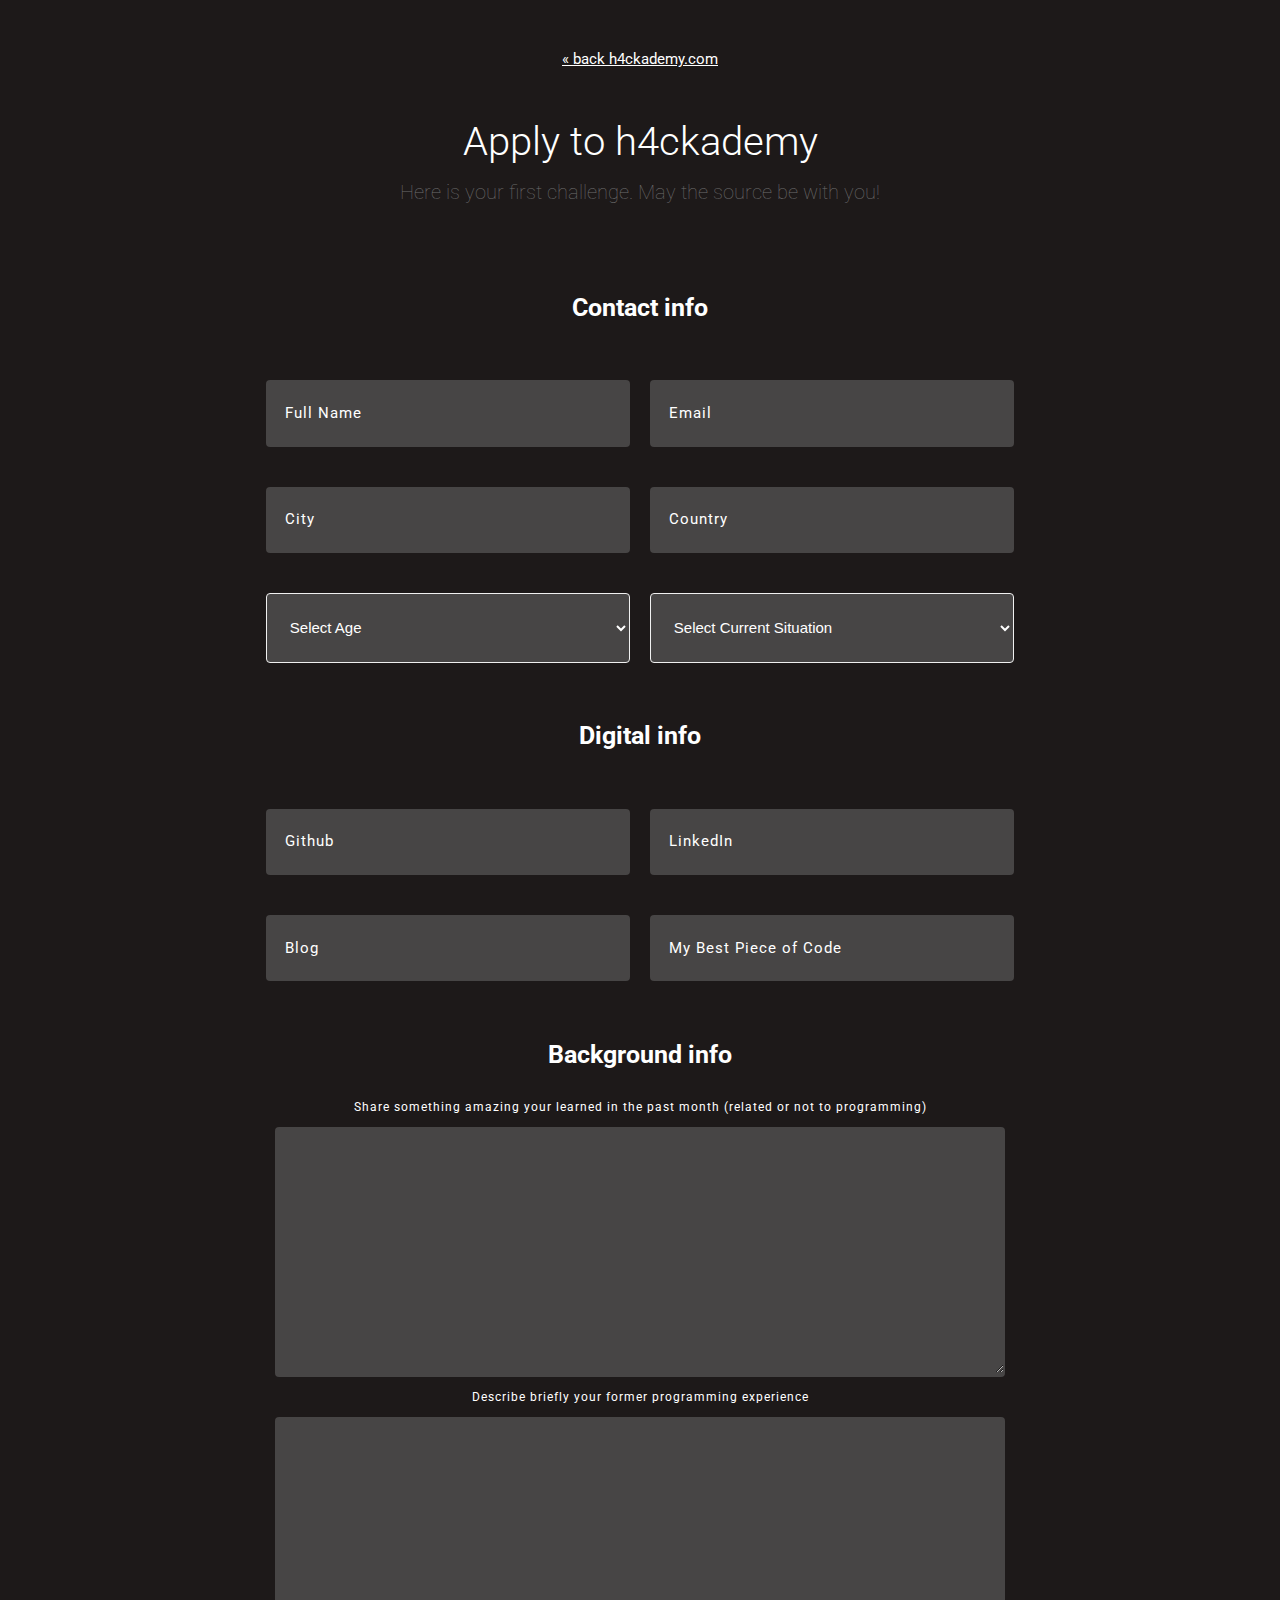
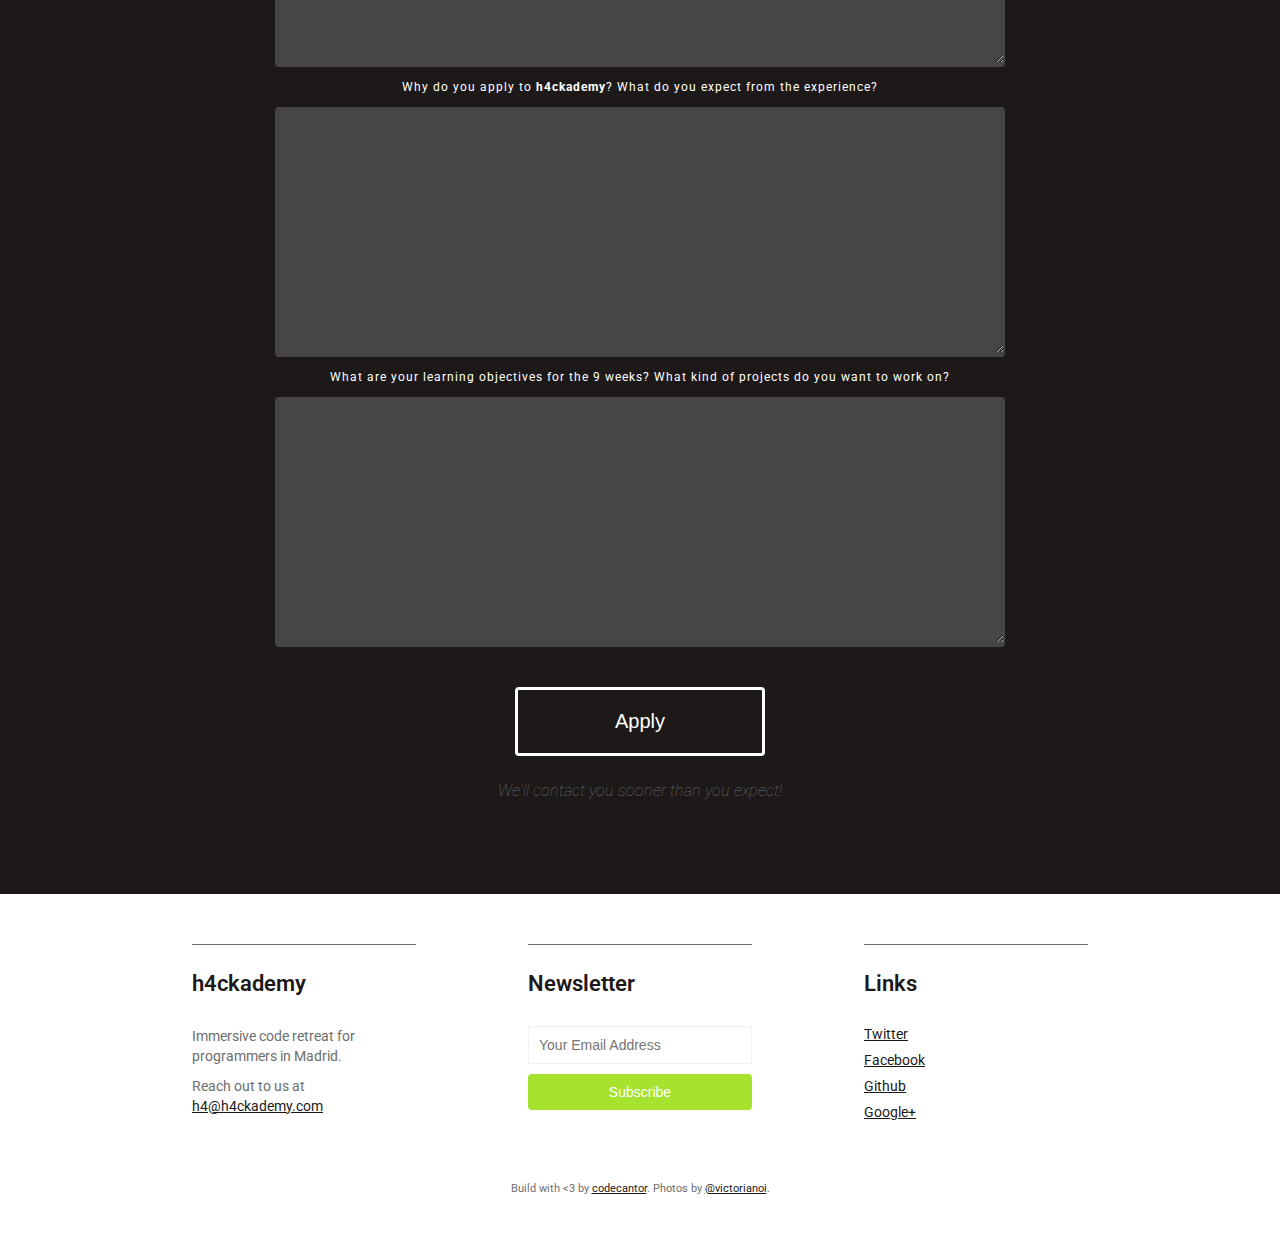
<file: form.html>
<html lang="en">
<head>
	<meta http-equiv="Content-Type" content="text/html; charset=utf-8">
	<title>h4ckademy | apply to h4ckademy</title>                                       
	<meta name="author" content="codecantor">
	<link rel="shortcut icon" href="favicon.ico" type="image/x-icon">
	<meta name="viewport" content="width=device-width,initial-scale=1.0">
	<!-- format scss -->
	<link rel="stylesheet" href="assets/scss/style.css">      
	<!-- webfont google -->	                         
	<link href='http://fonts.googleapis.com/css?family=Roboto:500,100,300,700,400' rel='stylesheet' type='text/css'>
</head>
<body>   
	<article class="inscription">
		<section class="header_form">
			<a href="/" class="backlink">
				« back h4ckademy.com
			</a>
			<h1>
				Apply to h4ckademy
			</h1>
			<p>
				Here is your first challenge. May the source be with you!
			</p>
		</section><!-- section_header -->
		<!-- copypaste form -->
		<form id="contact_form" method="post" action="/users/new">
			<h2>
				Contact info
			</h2>
			<section class="two_columns form_section">
				<label>Full Name</label>
				<input type="text" name="name" id="name" value="" required="true">
			</section>
			<section class="two_columns form_section">
				<label>Email</label>
				<input type="email" name="email" id="email" value="" required="true">
			</section>
			<section class="two_columns form_section">
				<label>City</label>
				<input type="text" name="city" id="city" value="" required="true">
			</section>
			<section class="two_columns form_section">
				<label>Country</label>
				<input type="text" name="country" id="country" value="" required="true">
			</section>
			<section class="two_columns form_section">
				<select name="age" id="age" required="true">
					<option value="">Select Age</option>
					<option value="1">&lt; 18</option>
					<option value="2">18 - 24</option>
					<option value="3">25 - 34</option>
					<option value="4">35 - 44</option>
					<option value="5">45 - 54</option>
					<option value="6">&gt; 55</option>
				</select>
			</section>
			<section class="two_columns form_section">
					<select name="status" id="status" required="true">
						<option value="">Select Current Situation</option>
						<option value="1">Student</option>
						<option value="2">Self-employed</option>
						<option value="3">Paid employment</option>
						<option value="4">Unemployed</option>
					</select>
			</section>
			<h2>
				Digital info
			</h2>
			<section class="two_columns form_section">
				<label>Github</label>
				<input type="text" name="github" id="github" value="" required="true">
			</section>
			<section class="two_columns form_section">
				<label>LinkedIn</label>
				<input type="text" name="linkedin" id="linkedin" value="" required="true">
			</section>
			<section class="two_columns form_section no_bordertop">
				<label>Blog</label>
				<input type="text" name="blog" id="blog" value="">
			</section>
			<section class="two_columns form_section no_bordertop">
				<label>My Best Piece of Code</label>
				<input type="text" name="code" id="code" value="">
			</section>
			<h2>
				Background info
			</h2>
			<section class="one_column form_section">
				<label>Share something amazing your learned in the past month (related or not to programming)</label>
				<textarea name="learn" id="learn" maxlength="1500" required="true"></textarea>
			</section>
			<section class="one_column form_section">
				<label>Describe briefly your former programming experience</label>
				<textarea name="experience" id="experience" maxlength="1500" required="true"></textarea>
			</section>
			<section class="one_column form_section">
				<label>Why do you apply to <strong>h4ckademy</strong>? What do you expect from the experience?</label>
				<textarea name="why" id="why" maxlength="1500" required="true"></textarea>
			</section>
			<section class="one_column form_section">
				<label>What are your learning objectives for the 9 weeks? What kind of projects do you want to work on?</label>
				<textarea name="objective" id="objective" maxlength="1500" required="true"></textarea>
			</section>
			<section class="one_column form_section">
				<!-- Upss! It seems that the submit button is not correct! I guess you'll manage to send the application anyway ;) -->
				<input class="button" value="Apply" readonly="true"></li><span id="hint"></span>
				<p class="final_text">
					We'll contact you sooner than you expect!
				</p>
			</section>
		</form>
		<!-- fin form -->
	</article>
	<footer>
		<section>
			<div class="about box_fot">
				<h5>
					h4ckademy
				</h5>
				<p>
					Immersive code retreat for programmers in Madrid.
				</p>
				<p>Reach out to us at 
					<a href="mailto:h4@h4ckademy.com" target="_blank">h4@h4ckademy.com</a></p>
			</div><!-- about -->
			<div class="newsletter box_fot">
				<h5>
					Newsletter
				</h5>
				<form action="http://h4ckademy.us9.list-manage.com/subscribe/post?u=45ee592f17d6f145a8827fd05&amp;id=b0169b45f0" method="post" id="mc-embedded-subscribe-form" target="_blank" name="mc-embedded-subscribe-form" novalidate="">
					<input type="email" value="" name="EMAIL" id="mce-EMAIL" placeholder="Your Email Address">
					<input class="btn" type="submit" value="Subscribe">
				</form>
			</div><!-- newsletter -->
			<div class="links box_fot">
				<h5>
					Links
				</h5>
				<ul>
					<li>
						<a href="https://twitter.com/h4ckademy" target="_blank">
							Twitter
						</a>
					</li>
					<li>
						<a href="https://www.facebook.com/h4ckademy?_rdr" target="_blank">
							Facebook
						</a>
					</li>
					<li>
						<a href="https://github.com/h4ckademy" target="_blank">
							Github
						</a>
					</li>
					<li>
						<a href="https://plus.google.com/109784326837461701157" target="_blank">
							Google+
						</a>
					</li>

				</ul>
			</div><!-- links -->
		</section>
		<div class="credits">
			Build with <3 by <a href="http://codecantor.com" target="_blank">codecantor</a>. Photos by <a href="https://twitter.com/victorianoi" target="_blank">@victorianoi</a>.
		</div><!-- credits -->
	</footer>
	<!-- js input form -->
	<script src="http://ajax.googleapis.com/ajax/libs/jquery/2.1.1/jquery.min.js"></script>
	<script src="assets/js/form.js"></script>
	<script>

  (function(i,s,o,g,r,a,m){i['GoogleAnalyticsObject']=r;i[r]=i[r]||function(){
  (i[r].q=i[r].q||[]).push(arguments)},i[r].l=1*new Date();a=s.createElement(o),
  m=s.getElementsByTagName(o)[0];a.async=1;a.src=g;m.parentNode.insertBefore(a,m)
  })(window,document,'script','//www.google-analytics.com/analytics.js','ga');

  ga('create', 'UA-57399491-1', 'auto');
  ga('send', 'pageview');

</script>
</body>
</html>
</file>
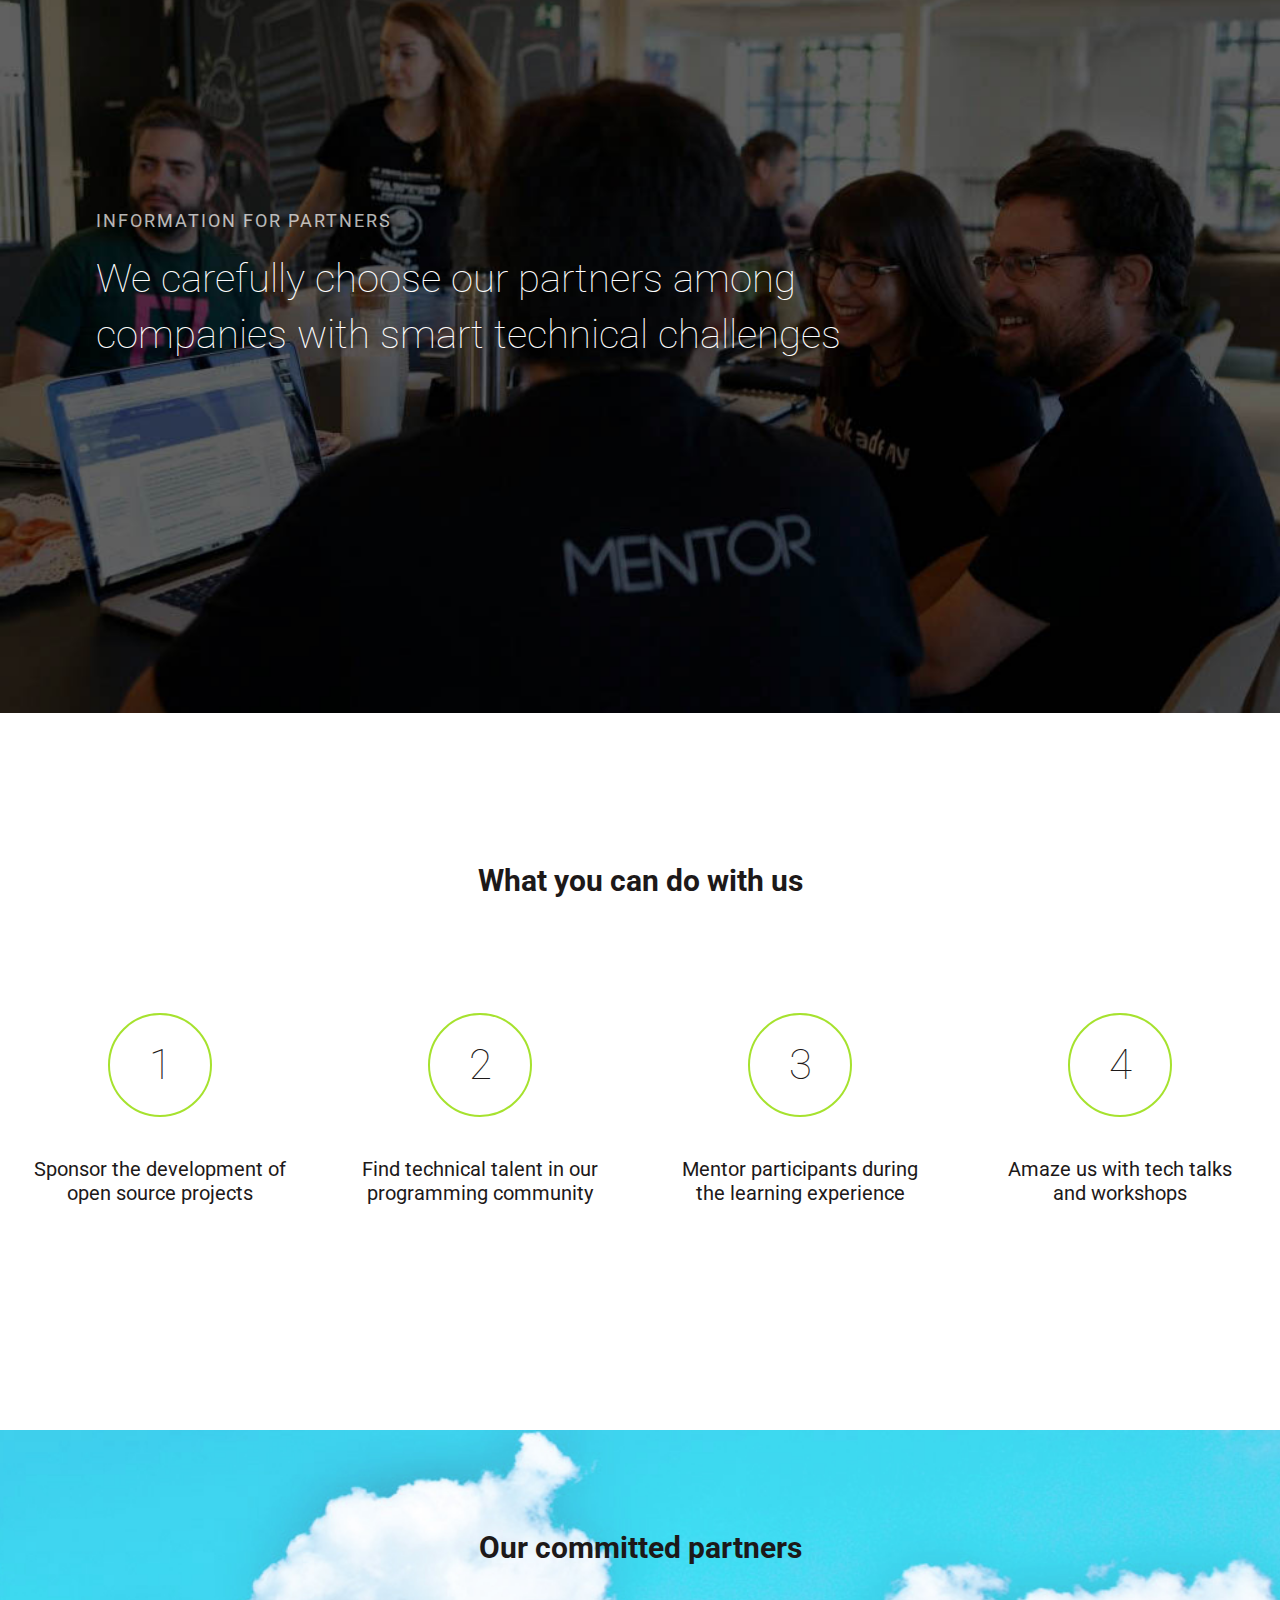
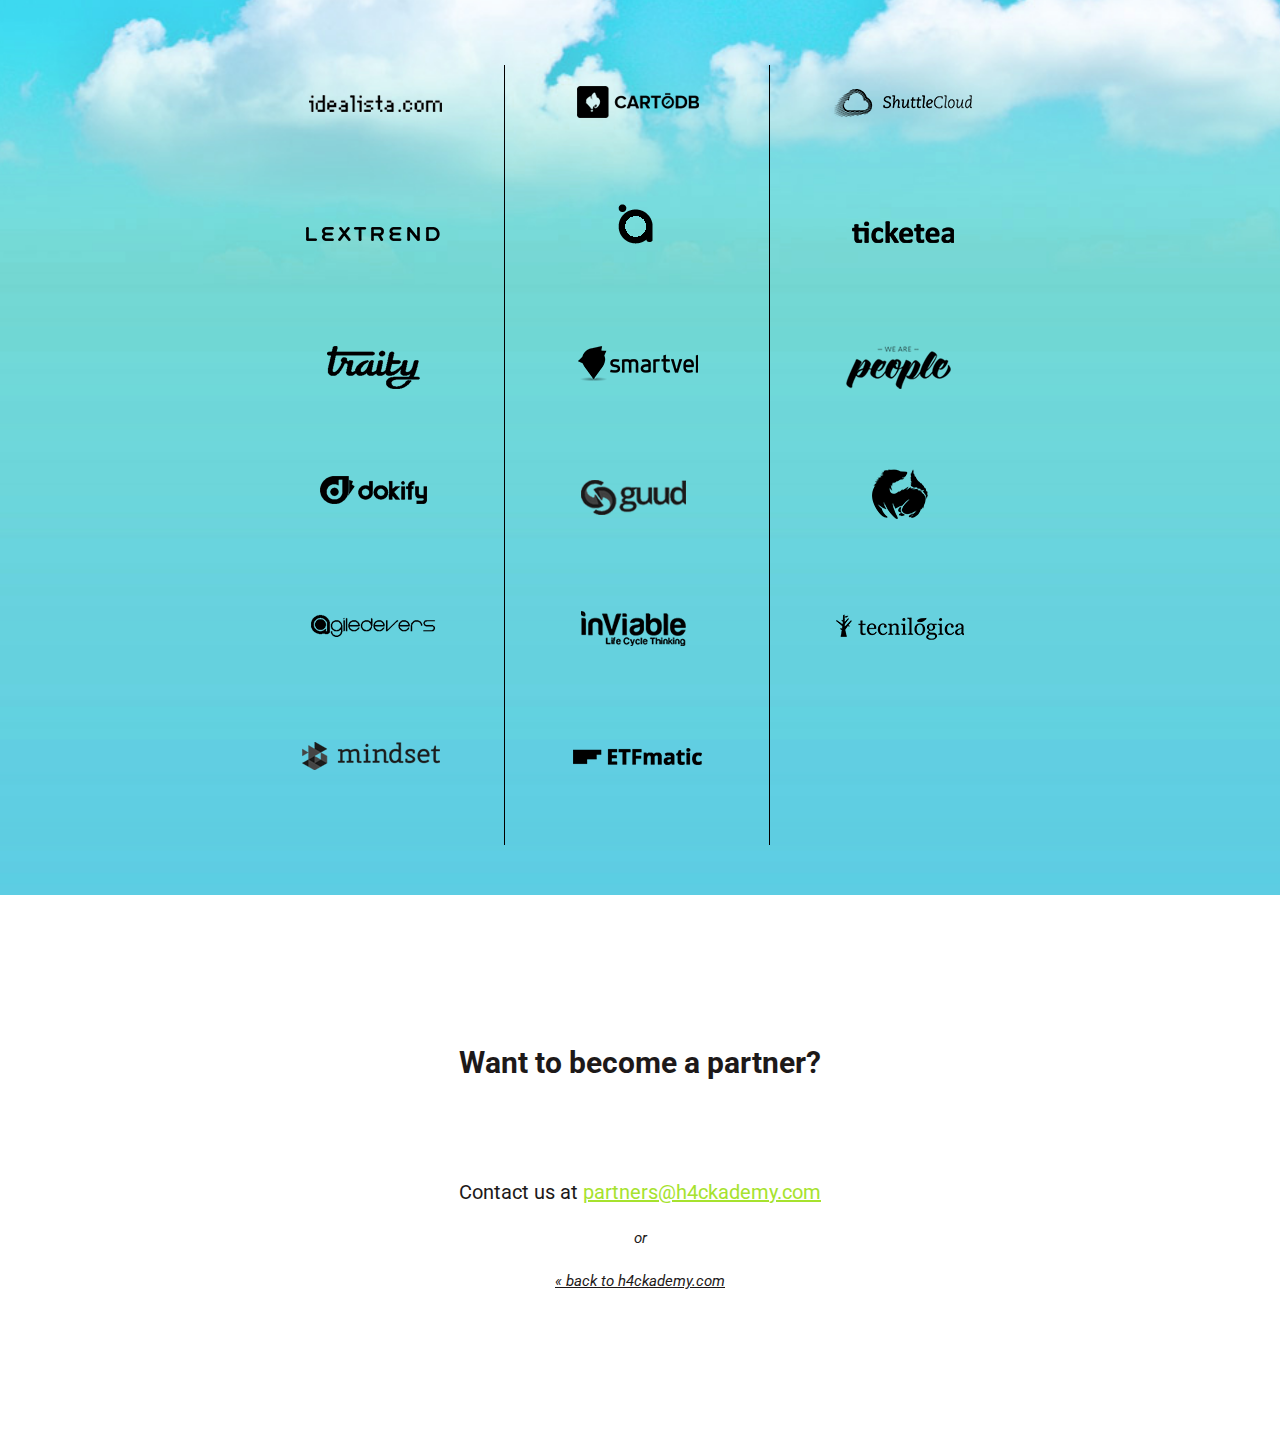
<file: partners.html>
<html lang="en">
<head>
	<meta http-equiv="Content-Type" content="text/html; charset=utf-8">
	<title>h4ckademy | Information for partners</title>         
	<meta name="author" content="codecantor">
	<link rel="shortcut icon" href="favicon.ico" type="image/x-icon">
	<meta name="viewport" content="width=device-width,initial-scale=1.0">
	<!-- format scss -->
	<link rel="stylesheet" href="assets/scss/style.css">      
	<!-- webfont google                        
	<link href='http://fonts.googleapis.com/css?family=Roboto:500,100,300,400' rel='stylesheet' type='text/css'>-->	  
</head>
<body>   
<header class="nav-page nav-up">
		<section>
			<p class="title_header">
				h
				<span>
					4
				</span>
				ckademy
			</p>
		</section>
		<section>
			<p>
				<a href="mailto:partners@h4ckademy.com" target="_blank">
					partners@h4ckademy.com
				</a>
			</p>
		</section>
	</header>
	<article class="welcome_partners partners_page">
		<section>
			<h1>
				Information for partners
			</h1>
			<p class="info_partners_intro">
				We carefully choose our partners among companies with smart technical challenges
			</p>
		</section>
	</article>
	<article class="info_partners partners_page">
		<section class="info_partners_text">
			<h2>
				What you can do with us 
			</h2>
			<ul class="info_partners_text_info">
				<li>
					<div class="reasons">
						1
					</div>
					<p>
						Sponsor the development of open source projects
					</p>
				</li>
				<li>
					<div class="reasons">
						2
					</div>
					<p>
						Find technical talent in our programming community
					</p>	
				</li>
				<li>
					<div class="reasons">
						3
					</div>
					<p>
						Mentor participants during the learning experience
					</p>
				</li>
				<li>
					<div class="reasons">
						4
					</div>
					<p>
						Amaze us with tech talks and workshops
					</p>
				</li>
			</ul>
		</section>
		<section class="info_partners_images partners_page">
			<h2>
				Our committed partners
			</h2>
			<ul class="info_partners_images_links">
				<li>
					<a href="http://www.idealista.com/" target="_blank" class="icons-all-partners ic-14">
						idealista
					</a>
				</li>
				<li>
					<a href="https://cartodb.com/" target="_blank" class="icons-all-partners ic-08">
						cartodb
					</a>
				</li>
				<li>
					<a href="https://shuttlecloud.com/" target="_blank" class="icons-all-partners ic-09">
						shuttlecloud
					</a>
				</li>
				<li>
					<a href="http://www.lextrend.com/" target="_blank" class="icons-all-partners ic-10">
						lextrend
					</a>
				</li>
				<li>
					<a href="http://cbiconsulting.es/" target="_blank" class="icons-all-partners ic-13">
						cbiconsulting
					</a>
				</li>
				<li>
					<a href="https://www.ticketea.com/" target="_blank" class="icons-all-partners ic-04">
						ticketea
					</a>
				</li>
				<li>
					<a href="https://traity.com/" target="_blank" class="icons-all-partners ic-02">
						traity
					</a>
				</li>
				<li>
					<a href="http://www.smartvel.com/" target="_blank" class="icons-all-partners ic-03">
						smartvel
					</a>
				</li>
				<li>
					<a href="http://www.wearepeople.io/" target="_blank" class="icons-all-partners ic-11">
						wearepeople
					</a>
				</li>
				<li>
					<a href="https://dokify.net/" target="_blank" class="icons-all-partners ic-12">
						dokify
					</a>
				</li>
				<li>
					<a href="http://guud.tv" target="_blank" class="icons-all-partners ic-21">
						guud.tv
					</a>
				</li>
				<li>
					<a href="http://codecantor.com" target="_blank" class="icons-all-partners ic-22">
						codecantor
					</a>
				</li>
				<li>
					<a href="http://www.agiledevers.com/" target="_blank" class="icons-all-partners ic-23">
						agiledevrs
					</a>
				</li>
				<li>
					<a href="http://inviable.is/" target="_blank" class="icons-all-partners ic-25">
						inviable
					</a>
				</li>
				<li>
					<a href="http://tecnilogica.com/" target="_blank" class="icons-all-partners ic-26">
						tecnilogica
					</a>
				</li>
				<li>
					<a href="http://mindset.tech/" target="_blank" class="icons-all-partners ic-27">
						mindset
					</a>
				</li>
				<li>
					<a href="https://etfmatic.com/" target="_blank" class="icons-all-partners ic-28">
						ETFmatic
					</a>
				</li>
			</ul>
		</section>
	</article>
	<article class="info_partners partners_page">
		<section class="info_partners_text">
			<h2>
				Want to become a partner?
			</h2>
			<p>
				Contact us at
				<a href="mailto:partners@h4ckademy.com" target="_blank">
					partners@h4ckademy.com
				</a>
			</p>
			<p class="or-back">
				or <a href="/">« back to h4ckademy.com</a>
			</p>
		</section>
	</article>
	<!-- js link down -->
	<script src="http://ajax.googleapis.com/ajax/libs/jquery/2.1.1/jquery.min.js"></script>
	<script src="assets/js/index.js"></script>
	<script>

  (function(i,s,o,g,r,a,m){i['GoogleAnalyticsObject']=r;i[r]=i[r]||function(){
  (i[r].q=i[r].q||[]).push(arguments)},i[r].l=1*new Date();a=s.createElement(o),
  m=s.getElementsByTagName(o)[0];a.async=1;a.src=g;m.parentNode.insertBefore(a,m)
  })(window,document,'script','//www.google-analytics.com/analytics.js','ga');

  ga('create', 'UA-57399491-1', 'auto');
  ga('send', 'pageview');

</script>
</body>
</html>
</file>
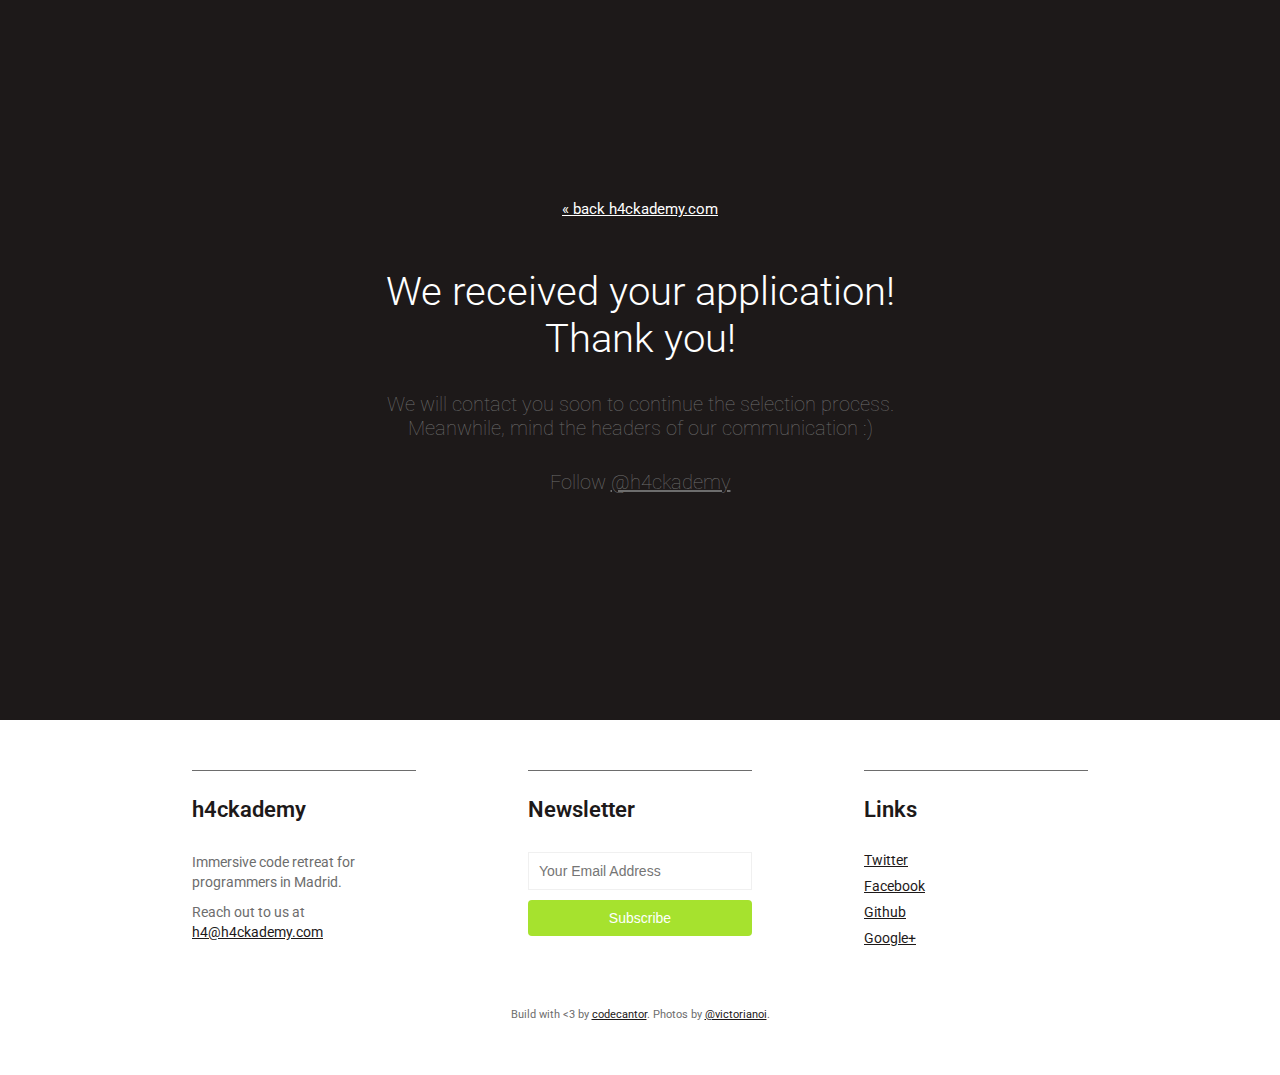
<file: thanks.htm>
<html lang="en">
<head>
	<meta http-equiv="Content-Type" content="text/html; charset=utf-8">
	<title>h4ckademy | apply to h4ckademy</title>         
	<meta name="author" content="codecantor">
	<link rel="shortcut icon" href="favicon.ico" type="image/x-icon">
	<meta name="viewport" content="width=device-width,initial-scale=1.0">
	<!-- format scss -->
	<link rel="stylesheet" href="assets/scss/style.css">      
	<!-- webfont google -->	                         
	<link href='http://fonts.googleapis.com/css?family=Roboto:500,100,300,700,400' rel='stylesheet' type='text/css'>
</head>
<body>   
	<article class="inscription thanks">
		<section class="header_form">
			<a href="#" class="backlink">
				« back h4ckademy.com
			</a>
			<h1>
				We received your application! Thank you!
			</h1>
			<p>
We will contact you soon to continue the selection process.
Meanwhile, mind the headers of our communication :)
			</p>
			<p>
				Follow <a href="http://twitter.com/h4ckademy">@h4ckademy</a>
			</p>p>
		</section><!-- section_header -->
	</article>
	<footer>
		<section>
			<div class="about box_fot">
				<h5>
					h4ckademy
				</h5>
				<p>
					Immersive code retreat for programmers in Madrid.
				</p>
				<p>Reach out to us at 
					<a href="mailto:h4@h4ckademy.com" target="_blank">h4@h4ckademy.com</a></p>
			</div><!-- about -->
			<div class="newsletter box_fot">
				<h5>
					Newsletter
				</h5>
				<form action="http://h4ckademy.us9.list-manage.com/subscribe/post?u=45ee592f17d6f145a8827fd05&amp;id=b0169b45f0" method="post" id="mc-embedded-subscribe-form" target="_blank" name="mc-embedded-subscribe-form" novalidate="">
					<input type="email" value="" name="EMAIL" id="mce-EMAIL" placeholder="Your Email Address">
					<input class="btn" type="submit" value="Subscribe">
				</form>
			</div><!-- newsletter -->
			<div class="links box_fot">
				<h5>
					Links
				</h5>
				<ul>
					<li>
						<a href="https://twitter.com/h4ckademy" target="_blank">
							Twitter
						</a>
					</li>
					<li>
						<a href="https://www.facebook.com/h4ckademy?_rdr" target="_blank">
							Facebook
						</a>
					</li>
					<li>
						<a href="https://github.com/h4ckademy" target="_blank">
							Github
						</a>
					</li>
					<li>
						<a href="https://plus.google.com/109784326837461701157" target="_blank">
							Google+
						</a>
					</li>

				</ul>
			</div><!-- links -->
		</section>
		<div class="credits">
			Build with <3 by <a href="http://codecantor.com" target="_blank">codecantor</a>. Photos by <a href="https://twitter.com/victorianoi" target="_blank">@victorianoi</a>.
		</div><!-- credits -->
	</footer>	
	<!-- js input form -->
	<script src="http://ajax.googleapis.com/ajax/libs/jquery/2.1.1/jquery.min.js"></script>
	<script src="assets/js/form.js"></script>
</body>
</html>
</file>
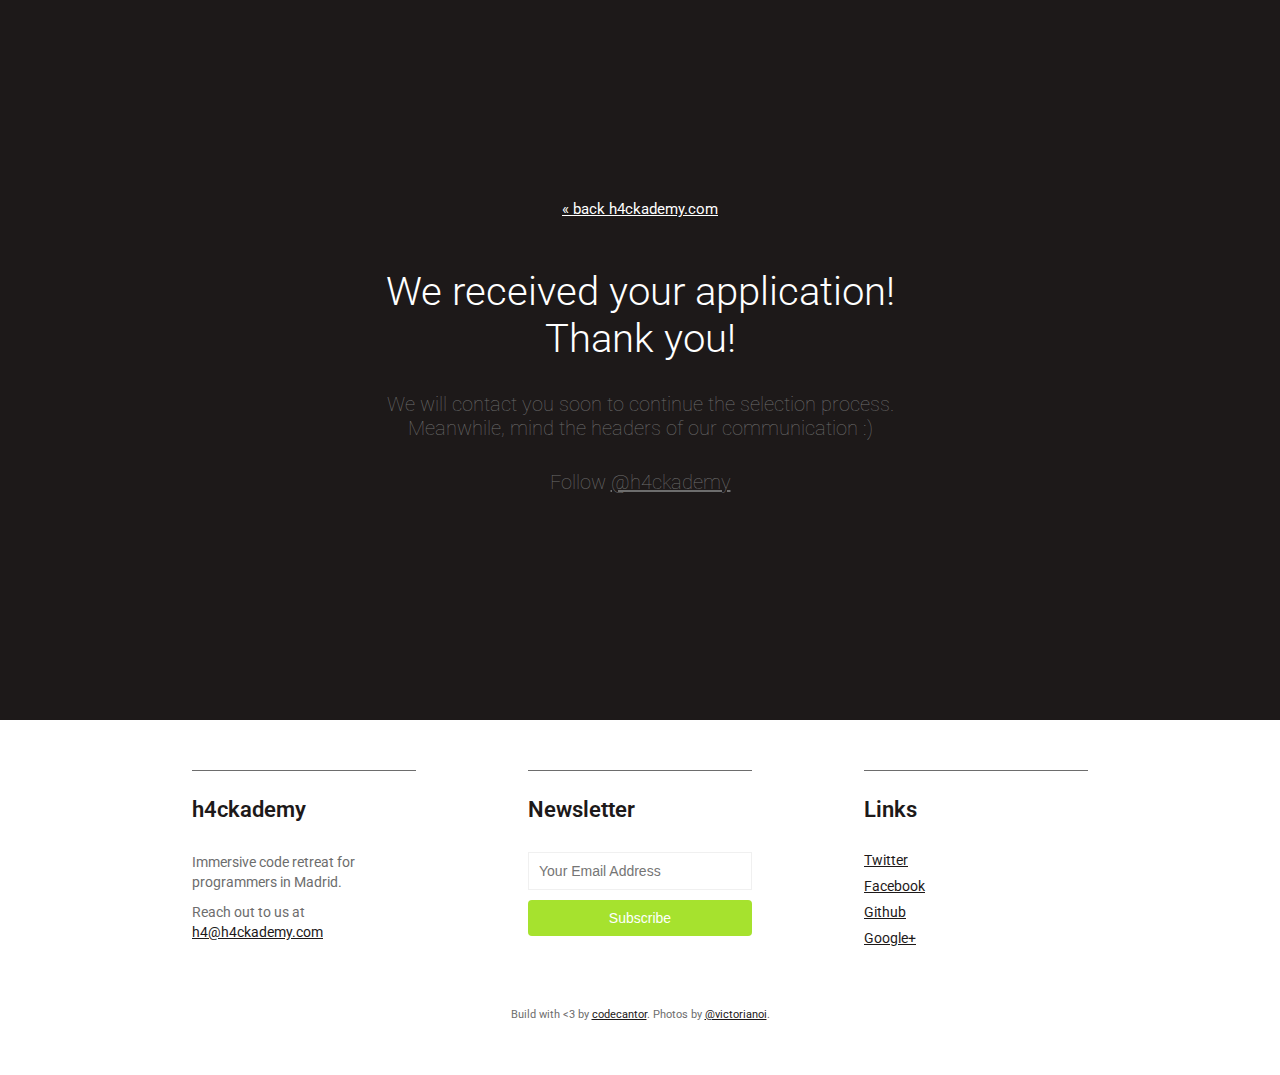
<file: thanks.html>
<html lang="en">
<head>
	<meta http-equiv="Content-Type" content="text/html; charset=utf-8">
	<title>h4ckademy | apply to h4ckademy</title>         
	<meta name="author" content="codecantor">
	<link rel="shortcut icon" href="favicon.ico" type="image/x-icon">
	<meta name="viewport" content="width=device-width,initial-scale=1.0">
	<!-- format scss -->
	<link rel="stylesheet" href="assets/scss/style.css">      
	<!-- webfont google -->	                         
	<link href='http://fonts.googleapis.com/css?family=Roboto:500,100,300,700,400' rel='stylesheet' type='text/css'>
</head>
<body>   
	<article class="inscription thanks">
		<section class="header_form">
			<a href="/" class="backlink">
				« back h4ckademy.com
			</a>
			<h1>
				We received your application! Thank you!
			</h1>
			<p>
We will contact you soon to continue the selection process.
Meanwhile, mind the headers of our communication :)
			</p>
			<p>
				Follow <a href="http://twitter.com/h4ckademy">@h4ckademy</a>
			</p>p>
		</section><!-- section_header -->
	</article>
	<footer>
		<section>
			<div class="about box_fot">
				<h5>
					h4ckademy
				</h5>
				<p>
					Immersive code retreat for programmers in Madrid.
				</p>
				<p>Reach out to us at 
					<a href="mailto:h4@h4ckademy.com" target="_blank">h4@h4ckademy.com</a></p>
			</div><!-- about -->
			<div class="newsletter box_fot">
				<h5>
					Newsletter
				</h5>
				<form action="http://h4ckademy.us9.list-manage.com/subscribe/post?u=45ee592f17d6f145a8827fd05&amp;id=b0169b45f0" method="post" id="mc-embedded-subscribe-form" target="_blank" name="mc-embedded-subscribe-form" novalidate="">
					<input type="email" value="" name="EMAIL" id="mce-EMAIL" placeholder="Your Email Address">
					<input class="btn" type="submit" value="Subscribe">
				</form>
			</div><!-- newsletter -->
			<div class="links box_fot">
				<h5>
					Links
				</h5>
				<ul>
					<li>
						<a href="https://twitter.com/h4ckademy" target="_blank">
							Twitter
						</a>
					</li>
					<li>
						<a href="https://www.facebook.com/h4ckademy?_rdr" target="_blank">
							Facebook
						</a>
					</li>
					<li>
						<a href="https://github.com/h4ckademy" target="_blank">
							Github
						</a>
					</li>
					<li>
						<a href="https://plus.google.com/109784326837461701157" target="_blank">
							Google+
						</a>
					</li>

				</ul>
			</div><!-- links -->
		</section>
		<div class="credits">
			Build with <3 by <a href="http://codecantor.com" target="_blank">codecantor</a>. Photos by <a href="https://twitter.com/victorianoi" target="_blank">@victorianoi</a>.
		</div><!-- credits -->
	</footer>	
	<!-- js input form -->
	<script src="http://ajax.googleapis.com/ajax/libs/jquery/2.1.1/jquery.min.js"></script>
	<script src="assets/js/form.js"></script>
</body>
</html>
</file>
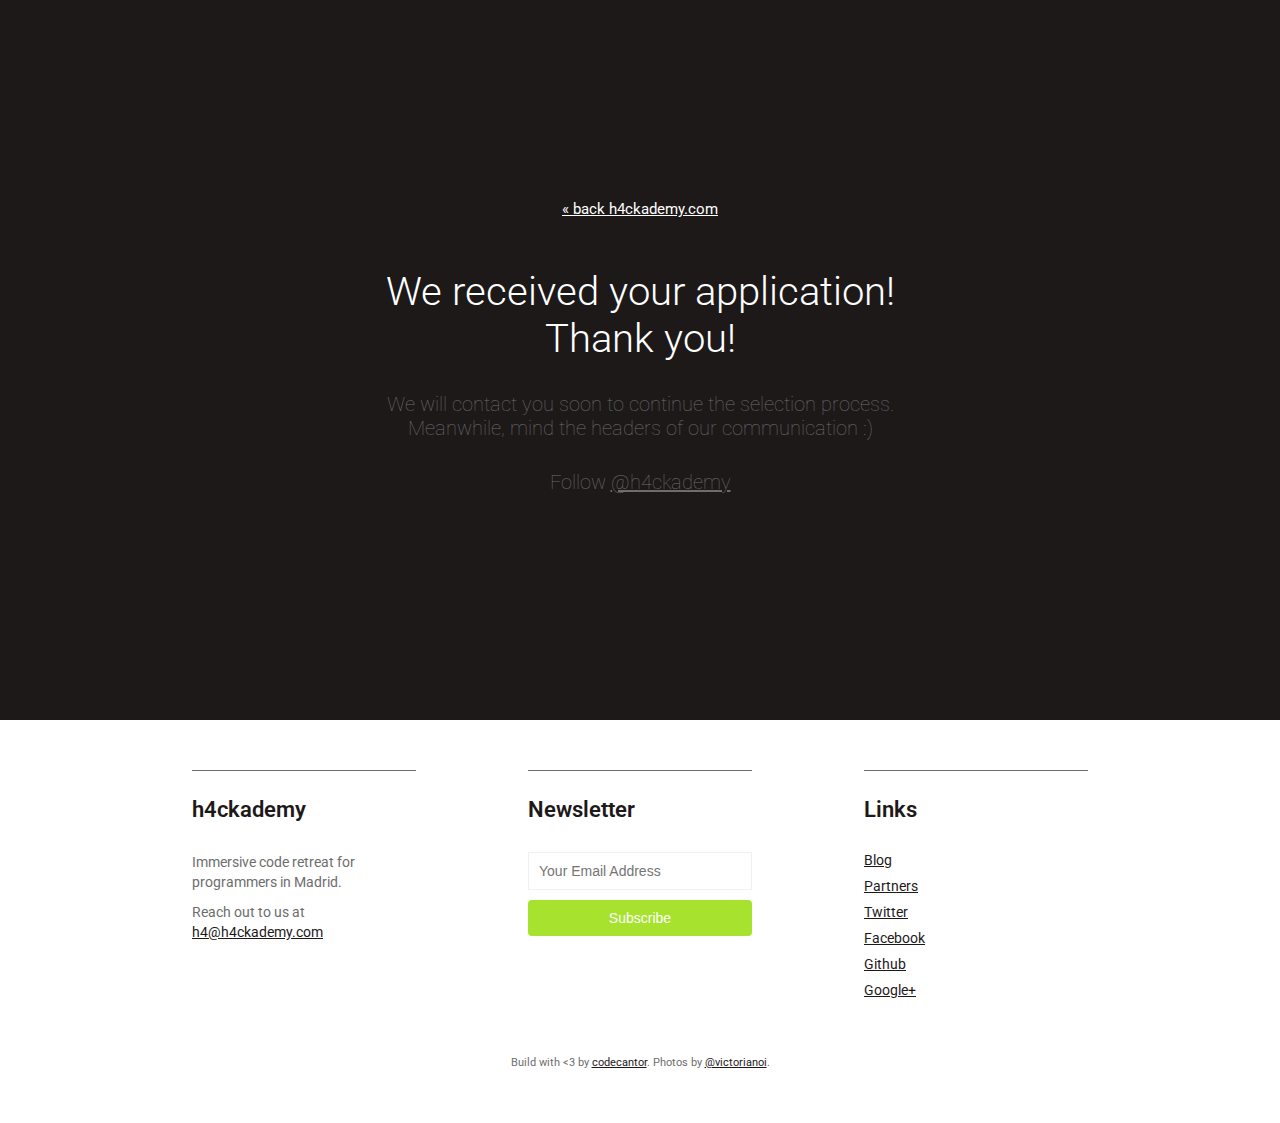
<file: thankyou.html>
<html lang="en">
<head>
	<meta http-equiv="Content-Type" content="text/html; charset=utf-8">
	<title>h4ckademy | apply to h4ckademy</title>         
	<meta name="author" content="codecantor">
	<link rel="shortcut icon" href="favicon.ico" type="image/x-icon">
	<meta name="viewport" content="width=device-width,initial-scale=1.0">
	<!-- format scss -->
	<link rel="stylesheet" href="assets/scss/style.css">      
	<!-- webfont google -->	                         
	<link href='http://fonts.googleapis.com/css?family=Roboto:500,100,300,700,400' rel='stylesheet' type='text/css'>
</head>
<body>   
	<article class="inscription thanks">
		<section class="header_form">
			<a href="/" class="backlink">
				« back h4ckademy.com
			</a>
			<h1>
				We received your application! Thank you!
			</h1>
			<p>
We will contact you soon to continue the selection process.
Meanwhile, mind the headers of our communication :)
			</p>
			<p>
				Follow <a href="http://twitter.com/h4ckademy">@h4ckademy</a>
			</p>p>
		</section><!-- section_header -->
	</article>
	<footer>
		<section>
			<div class="about box_fot">
				<h5>
					h4ckademy
				</h5>
				<p>
					Immersive code retreat for programmers in Madrid.
				</p>
				<p>Reach out to us at 
					<a href="mailto:h4@h4ckademy.com" target="_blank">h4@h4ckademy.com</a></p>
			</div><!-- about -->
			<div class="newsletter box_fot">
				<h5>
					Newsletter
				</h5>
				<form action="http://h4ckademy.us9.list-manage.com/subscribe/post?u=45ee592f17d6f145a8827fd05&amp;id=b0169b45f0" method="post" id="mc-embedded-subscribe-form" target="_blank" name="mc-embedded-subscribe-form" novalidate="">
					<input type="email" value="" name="EMAIL" id="mce-EMAIL" placeholder="Your Email Address">
					<input class="btn" type="submit" value="Subscribe">
				</form>
			</div><!-- newsletter -->
			<div class="links box_fot">
				<h5>
					Links
				</h5>
				<ul>
					<li>
						<a href="https://blog.h4ckademy.com">
							Blog
						</a>
					</li>
					<li>
						<a href="partners.html" target="_blank">
							Partners
						</a>
					</li>
					<li>
						<a href="https://twitter.com/h4ckademy" target="_blank">
							Twitter
						</a>
					</li>
					<li>
						<a href="https://www.facebook.com/h4ckademy?_rdr" target="_blank">
							Facebook
						</a>
					</li>
					<li>
						<a href="https://github.com/h4ckademy" target="_blank">
							Github
						</a>
					</li>
					<li>
						<a href="https://plus.google.com/109784326837461701157" target="_blank">
							Google+
						</a>
					</li>
				</ul>
			</div><!-- links -->
		</section>
		<div class="credits">
			Build with <3 by <a href="http://codecantor.com" target="_blank">codecantor</a>. Photos by <a href="https://twitter.com/victorianoi" target="_blank">@victorianoi</a>.
		</div><!-- credits -->
	</footer>
	<!-- Google Analytics -->
	<script>

  (function(i,s,o,g,r,a,m){i['GoogleAnalyticsObject']=r;i[r]=i[r]||function(){
  (i[r].q=i[r].q||[]).push(arguments)},i[r].l=1*new Date();a=s.createElement(o),
  m=s.getElementsByTagName(o)[0];a.async=1;a.src=g;m.parentNode.insertBefore(a,m)
  })(window,document,'script','//www.google-analytics.com/analytics.js','ga');

  ga('create', 'UA-57399491-1', 'auto');
  ga('send', 'pageview');

</script>
<!-- Twitter ads -->
<script src="//platform.twitter.com/oct.js" type="text/javascript"></script>
<script type="text/javascript">twttr.conversion.trackPid('ntgoa', { tw_sale_amount: 0, tw_order_quantity: 0 });</script>
<noscript>
<img height="1" width="1" style="display:none;" alt="" src="https://analytics.twitter.com/i/adsct?txn_id=ntgoa&p_id=Twitter&tw_sale_amount=0&tw_order_quantity=0" />
<img height="1" width="1" style="display:none;" alt="" src="//t.co/i/adsct?txn_id=ntgoa&p_id=Twitter&tw_sale_amount=0&tw_order_quantity=0" />
</noscript>
</body>
</html>
</file>
<file: assets/scss/style.css>
/* recursos */
@import url(http://fonts.googleapis.com/css?family=Roboto:400,300,500,300italic,400italic);
.t, .title_format span a, article.last-news h2.title_news span a, article.showcases h2 span a, article.why h2.title_why span a, article.partners h2.title_partner span a, article.faq h2.title_faq span a, article.thanks p a, article.inscription form section input, article.inscription form section input.button, article.inscription form section textarea, article.inscription form section label, article.welcome p a.readmore, article.showcases section img, article.colaboradores section ul li a, article.decoration p a, article.partners a.link-partner, article.partners ul li a.sprite_partners, header section p a, footer section .box_fot a, footer section .newsletter form input, footer section .newsletter form input.btn, article.info_partners section.info_partners_images ul.info_partners_images_links li, article.info_partners section.info_partners_images ul.info_partners_images_links li a.icons-all-partners {
  -webkit-transition: 0.2s ease-in;
  -moz-transition: 0.2s ease-in;
  -o-transition: 0.2s ease-in;
  transition: 0.2s ease-in; }

/* general grid */
.grid, article, header {
  width: 100%;
  max-width: 1366px;
  margin: 0 auto; }

/* content grid */
.grid_content, article.inscription section.header_form h1, article.inscription section.header_form p, article.why ul li h3, article.why ul li p, article.colaboradores section ul, article.decoration h2, article.decoration p, article.faq section h4, article.faq section p, header section p, footer section {
  width: 70%;
  margin: 0 auto; }

/* style titles */
.title_format, article.last-news h2.title_news, article.showcases h2, article.why h2.title_why, article.partners h2.title_partner, article.faq h2.title_faq {
  width: 90%;
  margin: 0 auto;
  color: #1d1919;
  font-weight: 400;
  padding: 5% 0;
  clear: both;
  font-size: 3.5em;
  letter-spacing: -1px;
  text-align: center; }
  .title_format span, article.last-news h2.title_news span, article.showcases h2 span, article.why h2.title_why span, article.partners h2.title_partner span, article.faq h2.title_faq span {
    padding-top: 1%;
    display: block;
    text-align: center;
    font-weight: 100;
    font-style: italic;
    font-size: 0.6em;
    color: #6d6d6d; }
    .title_format span a, article.last-news h2.title_news span a, article.showcases h2 span a, article.why h2.title_why span a, article.partners h2.title_partner span a, article.faq h2.title_faq span a {
      color: #6d6d6d; }
      .title_format span a:hover, article.last-news h2.title_news span a:hover, article.showcases h2 span a:hover, article.why h2.title_why span a:hover, article.partners h2.title_partner span a:hover, article.faq h2.title_faq span a:hover {
        color: #1d1919; }

/* Radius */
.rad_small, article.inscription form section input, article.inscription form section textarea, article.inscription form section select, article.welcome p a.readmore, article.decoration p a, header section p a, footer section .newsletter form input.btn {
  -webkit-border-radius: 4px;
  -moz-border-radius: 4px;
  -ms-border-radius: 4px;
  -o-border-radius: 4px;
  border-radius: 4px; }

.circle, article.info_partners ul.info_partners_text_info li .reasons {
  -webkit-border-radius: 100%;
  -moz-border-radius: 100%;
  -ms-border-radius: 100%;
  -o-border-radius: 100%;
  border-radius: 100%; }

/* horitonztal */
.flash, article.welcome p {
  animation: h_effect ease 1.1s both;
  -webkit-animation: h_effect ease 1.1s both;
  -moz-animation: h_effect ease 1.1s both;
  -o-animation: h_effect ease 1.1s both; }

@keyframes h_effect {
  0% {
    opacity: 0;
    transform: translateX(1000px); }
  40% {
    opacity: 1;
    transform: translateX(-30px); }
  60% {
    transform: translateX(30px); }
  80% {
    transform: translateX(-20px); }
  100% {
    transform: translateX(0); } }
@-webkit-keyframes h_effect {
  0% {
    opacity: 0;
    transform: translateX(1000px); }
  40% {
    opacity: 1;
    transform: translateX(-30px); }
  60% {
    transform: translateX(30px); }
  80% {
    transform: translateX(-20px); }
  100% {
    transform: translateX(0); } }
/* vertical */
.flash_vertical, article.welcome h1 {
  animation: v_effect ease 1.1s both;
  -webkit-animation: v_effect ease 1.1s both;
  -moz-animation: v_effect ease 1.1s both;
  -o-animation: v_effect ease 1.1s both; }

@keyframes v_effect {
  0% {
    opacity: 0;
    transform: translateY(1000px); }
  40% {
    opacity: 1;
    transform: translateY(-30px); }
  60% {
    transform: translateY(30px); }
  80% {
    transform: translateY(-20px); }
  100% {
    transform: translateY(0); } }
@-webkit-keyframes v_effect {
  0% {
    opacity: 0;
    transform: translateY(1000px); }
  40% {
    opacity: 1;
    transform: translateY(-30px); }
  60% {
    transform: translateY(30px); }
  80% {
    transform: translateY(-20px); }
  100% {
    transform: translateY(0); } }
section, article, figure, header, label, input, textarea {
  display: block; }

body, h1, h2, h3, h4, h5, h6, ul, p {
  margin: 0;
  padding: 0; }

*:focus {
  outline: none; }

ul {
  list-style-type: none; }

/* form & thanks */
article.partners_page {
  margin-top: 0 !important;
  padding-top: 0 !important; }
  article.partners_page h2.title_two_partner {
    color: white;
    padding: 50px;
    font-size: 3em;
    letter-spacing: -1px;
    text-align: center;
    font-weight: 400; }
article.thanks {
  padding: 150px 0; }
  article.thanks p {
    padding: 15px 0; }
    article.thanks p a {
      color: #6d6d6d; }
      article.thanks p a:hover {
        color: white !important;
        text-decoration: none; }

article.inscription {
  max-width: 768px;
  background: transparent !important; }
  article.inscription section.header_form {
    padding: 50px 0;
    height: auto !important; }
    article.inscription section.header_form h1, article.inscription section.header_form p {
      text-align: center; }
    article.inscription section.header_form h1 {
      color: white;
      font-size: 4em;
      padding-bottom: 2%;
      font-weight: 300; }
    article.inscription section.header_form p {
      font-size: 2em;
      font-weight: 100;
      color: #6d6d6d; }
  article.inscription form {
    padding: 0 0 5% 0; }
    article.inscription form h2 {
      color: white;
      font-size: 2.5em;
      padding: 5% 0;
      text-align: center;
      clear: both; }
    article.inscription form section {
      height: inherit;
      padding: 20px 0;
      position: relative; }
      article.inscription form section.two_columns {
        width: 50%;
        float: left; }
      article.inscription form section.one_column {
        width: 100%; }
        article.inscription form section.one_column label {
          width: 100%;
          text-align: center;
          font-size: 1.2em;
          top: -10px !important;
          left: 0 !important; }
        article.inscription form section.one_column p.final_text {
          max-width: 500px;
          width: 100%;
          font-size: 1.6em;
          font-weight: 100;
          font-style: italic;
          margin: 0 auto;
          padding: 25px 0;
          text-align: center;
          color: #6d6d6d; }
      article.inscription form section.input--filled input, article.inscription form section.input--filled select, article.inscription form section.input--filled textarea {
        background: white;
        border-bottom: 4px solid #A6E22E; }
      article.inscription form section.input--filled select {
        color: #1d1919; }
      article.inscription form section.input--filled label {
        top: -5px;
        left: 2.5%;
        color: #A6E22E;
        font-size: 1.2em;
        text-transform: uppercase; }
      article.inscription form section input[type=checkbox] {
        width: 20px;
        height: 40px;
        margin-left: 20px; }
      article.inscription form section input, article.inscription form section textarea, article.inscription form section select {
        width: 95%;
        margin: 0 auto;
        font-size: 2em;
        border: 1px solid transparent;
        color: white;
        background: #474545;
        padding: 5%;
        display: block;
        border-bottom: 4px solid transparent; }
      article.inscription form section input {
        color: #1d1919;
        font-weight: 400; }
        article.inscription form section input.button {
          max-width: 250px;
          padding: 20px 0;
          color: white;
          font-weight: 500;
          border: 3px solid white;
          background: transparent;
          text-align: center; }
          article.inscription form section input.button:hover {
            max-width: 300px;
            border: 3px solid #A6E22E;
            cursor: pointer;
            background: #A6E22E; }
      article.inscription form section textarea {
        min-height: 250px;
        color: #1d1919;
        font-weight: 400; }
      article.inscription form section label {
        display: inline;
        font-weight: 400;
        letter-spacing: 1px;
        position: absolute;
        z-index: 9999;
        top: 40%;
        left: 7.5%;
        color: white;
        font-size: 1.5em;
        line-height: 20px; }
      article.inscription form section select {
        font-size: 1.5em;
        height: 70px;
        border: 0;
        background: #474545;
        border: 1px solid #f0f0f0; }

a.backlink {
  display: block;
  text-align: center;
  color: white;
  font-size: 1.5em;
  margin-bottom: 50px; }
  a.backlink:hover {
    text-decoration: none; }

/* general */
body {
  font-family: 'Roboto', sans-serif;
  /* webfont google */
  font-size: 62.5%;
  background: #1d1919;
  color: #1d1919; }

article {
  overflow: hidden;
  background: white; }
  article section {
    height: 100%; }
    article section.one_cl {
      width: 100%; }
    article section.two_cl {
      width: 50%;
      float: left; }
  article.last-news {
    background: #f0f0f0; }
    article.last-news section {
      width: 100%;
      height: inherit !important;
      margin: 0 auto; }
      article.last-news section ul {
        padding: 0 0 10% 0;
        overflow: hidden; }
        article.last-news section ul li {
          width: 22%;
          padding: 25px 0;
          background: white;
          float: left;
          margin: 0 1.5%; }
          article.last-news section ul li h3, article.last-news section ul li p {
            width: 90%;
            margin: 0 auto; }
          article.last-news section ul li h3 {
            padding: 0 0 5% 0;
            font-size: 2em; }
            article.last-news section ul li h3 a {
              color: #1d1919;
              text-decoration: none; }
              article.last-news section ul li h3 a:hover {
                text-decoration: underline; }
          article.last-news section ul li p {
            font-size: 1.5em;
            padding: 2% 0;
            line-height: 1.5em;
            color: #6d6d6d; }
            article.last-news section ul li p span.date {
              color: #6d6d6d;
              font-size: 0.9em;
              font-style: italic;
              display: block; }
            article.last-news section ul li p a {
              color: #1d1919;
              text-decoration: none;
              border-bottom: 2px solid #6d6d6d;
              font-style: italic; }
              article.last-news section ul li p a:hover {
                border-bottom: 2px solid #1d1919;
                color: #1d1919; }
  article.welcome {
    height: 100%;
    background: transparent url("../img/welcome.jpg") center no-repeat fixed; }
    article.welcome h1, article.welcome p {
      width: 90%;
      margin: 0 auto;
      max-width: 600px;
      text-align: center; }
    article.welcome h1 {
      font-weight: 500;
      margin-top: 15%;
      font-size: 6em; }
      article.welcome h1::first-letter {
        letter-spacing: -10px; }
      article.welcome h1 a {
        color: white;
        text-decoration: none; }
        article.welcome h1 a span {
          padding: 0;
          margin: 0;
          letter-spacing: -5px;
          color: #A6E22E; }
    article.welcome p {
      padding: 5% 0;
      color: white;
      font-size: 4em;
      font-weight: 100; }
      article.welcome p a.readmore {
        width: 100%;
        max-width: 120px;
        margin: 0 auto;
        display: block;
        border: 2px solid white;
        font-weight: 300;
        color: white;
        padding: 15px 55px;
        font-size: 0.5em;
        text-decoration: none;
        opacity: 0.7;
        box-sizing: content-box; }
        article.welcome p a.readmore:hover {
          opacity: 1; }
  article.showcases {
    overflow: hidden; }
    article.showcases section {
      width: 33.33%;
      float: left;
      height: auto;
      background: #1d1919;
      color: white;
      position: relative; }
      article.showcases section .experience-quote {
        width: 90%;
        bottom: 0;
        left: 5%;
        position: absolute; }
        article.showcases section .experience-quote p {
          font-style: italic;
          text-align: center;
          padding: 20px;
          font-size: 2em;
          line-height: 28px;
          font-family: Georgia, serif; }
          article.showcases section .experience-quote p span {
            display: block;
            padding-top: 5px;
            font-family: sans-serif !important;
            font-size: 0.6em; }
            article.showcases section .experience-quote p span a {
              color: white; }
      article.showcases section img {
        max-width: 100%;
        opacity: 0.2;
        height: auto; }
        article.showcases section img:hover {
          opacity: 0.5; }
  article.why section {
    padding: 5% 0;
    height: inherit !important; }
  article.why ul {
    overflow: hidden;
    padding-bottom: 10%; }
    article.why ul li {
      width: 25%;
      height: 40%;
      margin: 2% 0;
      float: left; }
      article.why ul li span.icon {
        display: block;
        width: 125px;
        height: 125px;
        margin: 0 auto;
        background: transparent url("../img/icon.png") no-repeat; }
      article.why ul li span.support {
        background-position: -428px -16px; }
      article.why ul li span.directed {
        background-position: -21px -16px; }
      article.why ul li span.challeng {
        background-position: -156px -16px; }
      article.why ul li span.talent {
        background-position: -292px -16px; }
      article.why ul li h3, article.why ul li p {
        text-align: center; }
      article.why ul li h3 {
        color: #1d1919;
        padding: 5% 0;
        font-size: 3em; }
      article.why ul li p {
        font-size: 1.9em;
        line-height: 1.6em;
        color: #6d6d6d; }
  article.colaboradores {
    padding: 5% 0; }
    article.colaboradores section {
      height: auto; }
      article.colaboradores section h4 {
        font-size: 1.3em;
        text-transform: uppercase;
        padding: 2% 0;
        letter-spacing: 1px;
        color: #6d6d6d;
        text-align: center;
        font-weight: 300; }
      article.colaboradores section ul {
        text-align: center;
        overflow: hidden; }
        article.colaboradores section ul li {
          display: inline-block; }
          article.colaboradores section ul li a {
            text-indent: -9999px;
            text-decoration: none;
            display: block;
            opacity: 0.6; }
            article.colaboradores section ul li a:hover {
              opacity: 0.8; }
            article.colaboradores section ul li a.colabora {
              width: 220px;
              height: 99px;
              background: transparent url("../img/colaboradores.png") no-repeat; }
            article.colaboradores section ul li a.materia-prima {
              background: transparent url("../img/materia-prima.png") no-repeat;
              background-position-x: 5px;
              width: 220px;
              height: 99px; }
            article.colaboradores section ul li a.codemotion {
              background-position: -1838px -9px; }
            article.colaboradores section ul li a.techhub {
              background-position: -2121px -9px; }
            article.colaboradores section ul li a.code {
              background-position: -311px -9px; }
            article.colaboradores section ul li a.tetuan {
              background-position: -616px -6px; }
            article.colaboradores section ul li a.lanave {
              background-position: -18px -6px; }
            article.colaboradores section ul li a.coontigo {
              background-position: -889px -6px; }
            article.colaboradores section ul li a.googlecampus {
              background-position: -1203px -6px; }
            article.colaboradores section ul li a.madridemprende {
              background-position: -1526px -6px; }
  article.decoration h2, article.decoration p {
    z-index: 2; }
  article.decoration h2 {
    padding-top: 20%;
    font-size: 3em;
    letter-spacing: -1px; }
  article.decoration p {
    padding-top: 5%;
    font-weight: 300;
    color: #6d6d6d;
    line-height: 1.5em;
    font-size: 2em; }
    article.decoration p a {
      display: block;
      text-align: center;
      max-width: 250px;
      color: white;
      background: #A6E22E;
      text-decoration: none;
      border: 1px solid #A6E22E;
      padding: 15px 0; }
      article.decoration p a:hover {
        background: #75A611;
        border: 1px solid #75A611;
        color: white; }
  article.decoration section.bck_image {
    z-index: 1;
    text-indent: -99999px;
    min-height: 100%;
    display: block;
    background: #f0f0f0; }
  article.decoration section.book {
    background: transparent url("../img/book.jpg") left no-repeat fixed; }
  article.decoration section.table {
    background: transparent url("../img/table.jpg") right center no-repeat fixed; }
  article.partners {
    color: white;
    text-align: center;
    padding-bottom: 100px !important;
    background: #1d1919; }
    article.partners a.link-partner {
      color: #6d6d6d;
      font-size: 2em; }
      article.partners a.link-partner:hover {
        color: white;
        text-decoration: none; }
    article.partners section {
      height: inherit !important; }
    article.partners h2.title_partner {
      color: white; }
    article.partners ul {
      padding-bottom: 100px;
      text-align: center;
      overflow: hidden; }
      article.partners ul li {
        width: 200px;
        display: inline-block;
        margin: 0 5px; }
        article.partners ul li a.sprite_partners {
          display: block;
          width: 218px;
          height: 90px;
          margin: 0 auto;
          text-indent: -99999px;
          background: transparent url("../img/partners.png") no-repeat;
          opacity: 0.6; }
          article.partners ul li a.sprite_partners:hover {
            opacity: 1; }
        article.partners ul li a.cartodb {
          background-position: 9px -24px; }
        article.partners ul li a.traity {
          background-position: -192px -22px; }
        article.partners ul li a.shuttlecloud {
          background-position: 9px -131px; }
        article.partners ul li a.people {
          background-position: 9px -231px; }
        article.partners ul li a.guud {
          background-position: -192px -126px; }
        article.partners ul li a.lextrend-home {
          background-position: -186px -234px; }
  article.faq {
    padding: 5% 0 10% 0; }
    article.faq a {
      color: #6d6d6d; }
    article.faq section {
      height: auto !important; }
      article.faq section h4, article.faq section p {
        padding: 2% 0; }
      article.faq section h4 {
        margin-top: 5%;
        font-size: 2.4em;
        font-weight: 400; }
      article.faq section p {
        color: #6d6d6d;
        line-height: 1.8em;
        font-size: 1.5em; }

header {
  width: 100%;
  position: fixed;
  top: 0;
  left: 0;
  right: 0;
  overflow: hidden;
  z-index: 999;
  background: black;
  transition: top 0.2s ease-in-out; }
  header.nav-up {
    top: -60px; }
  header section {
    width: 50%;
    padding: 10px 0;
    float: left;
    color: white; }
    header section p a {
      display: block;
      width: 150px;
      text-align: center;
      color: white;
      float: right;
      border: 2px solid white;
      padding: 10px 0;
      text-decoration: none;
      background: transparent;
      font-size: 1.5em; }
      header section p a:hover {
        width: 200px;
        border: 2px solid #A6E22E;
        background: #A6E22E; }
    header section p.title_header {
      font-weight: 100;
      line-height: 40px;
      font-size: 2.3em; }
      header section p.title_header span {
        color: #A6E22E;
        letter-spacing: -2px; }
      header section p.title_header::first-letter {
        letter-spacing: -5px; }

footer {
  padding: 50px 0;
  background: white;
  overflow: hidden; }
  footer .credits {
    max-width: 300px;
    margin: 0 auto;
    padding-top: 50px;
    text-align: center;
    line-height: 20px;
    font-size: 1.1em;
    text-align: center;
    color: #6d6d6d; }
    footer .credits a {
      color: #1d1919; }
      footer .credits a:hover {
        text-decoration: none; }
  footer section {
    overflow: hidden; }
    footer section .box_fot {
      width: 25%;
      color: #6d6d6d;
      font-size: 1.4em;
      margin-right: 12.5%;
      border-top: 1px solid #6d6d6d;
      padding-top: 25px;
      float: left; }
      footer section .box_fot:last-child {
        margin-right: 0; }
      footer section .box_fot h5 {
        font-size: 1.6em;
        padding-bottom: 25px;
        font-weight: 600;
        color: #1d1919; }
      footer section .box_fot a {
        color: #1d1919; }
        footer section .box_fot a:hover {
          color: black;
          text-decoration: none; }
    footer section .about p {
      line-height: 20px;
      padding: 5px 0; }
      footer section .about p a {
        color: #1d1919; }
        footer section .about p a:hover {
          text-decoration: none; }
    footer section .newsletter form {
      width: 100%;
      display: block;
      overflow: hidden;
      padding: 0; }
      footer section .newsletter form input {
        width: 100%;
        display: block;
        font-size: 1em;
        border: 1px solid #f0f0f0;
        margin: 5px 0;
        padding: 10px; }
        footer section .newsletter form input:focus {
          border: 1px solid #6d6d6d; }
        footer section .newsletter form input.btn {
          width: 100% !important;
          padding: 10px;
          color: white;
          font-weight: 400;
          border: 0;
          background: #A6E22E;
          float: right; }
          footer section .newsletter form input.btn:hover {
            cursor: pointer;
            background: #75A611; }
    footer section .links ul li {
      padding: 5px 0; }

article.welcome_partners {
  background: black url("../img/partners-h4ckademy.jpg") center center no-repeat;
  background-size: 100%; }
  article.welcome_partners section {
    margin-top: 60px !important;
    padding-top: 150px !important;
    width: 85%;
    margin: 0 auto; }
    article.welcome_partners section h1, article.welcome_partners section p {
      max-width: 800px; }
    article.welcome_partners section h1 {
      font-weight: 400;
      font-size: 1.8em;
      letter-spacing: 2px;
      text-transform: uppercase;
      opacity: 0.7;
      color: white; }
    article.welcome_partners section p {
      line-height: 1.4em;
      padding: 20px 0 200px 0;
      font-size: 4em;
      color: white;
      font-weight: 100; }
article.info_partners {
  padding: 100px 0 0 0 !important; }
  article.info_partners p {
    padding: 50px 0 0 0;
    font-size: 2em;
    width: 90%;
    margin: 0 auto;
    text-align: center;
    font-size: 2em; }
    article.info_partners p.or-back {
      padding-top: 25px;
      font-size: 1.5em;
      padding-bottom: 150px;
      font-style: italic; }
      article.info_partners p.or-back a {
        display: block;
        padding-top: 25px;
        color: #1d1919; }
    article.info_partners p a {
      color: #A6E22E; }
      article.info_partners p a:hover {
        text-decoration: none; }
  article.info_partners ul.info_partners_text_info {
    overflow: hidden;
    padding: 50px 0 150px 0; }
    article.info_partners ul.info_partners_text_info li {
      width: 25%;
      float: left; }
      article.info_partners ul.info_partners_text_info li .reasons {
        width: 100px;
        height: auto;
        padding: 50px 0;
        text-align: center;
        line-height: 0;
        margin: 15px auto;
        font-size: 4.2em;
        font-weight: 100;
        border: 2px solid #A6E22E; }
      article.info_partners ul.info_partners_text_info li p {
        width: 80%;
        margin: 0 auto;
        padding: 25px 0;
        text-align: center;
        font-size: 2em; }
  article.info_partners section.info_partners_images {
    margin-top: 50px;
    padding: 50px 0 0 0;
    background: transparent url("../img/cielo.jpg") top no-repeat;
    background-size: auto 100%; }
    article.info_partners section.info_partners_images ul.info_partners_images_links {
      padding: 50px 0;
      max-width: 800px;
      margin: 0 auto;
      overflow: hidden; }
      article.info_partners section.info_partners_images ul.info_partners_images_links li {
        width: 33%;
        border-right: 1px solid black;
        border-sizing: border-box;
        float: left;
        padding: 0 0 50px 0; }
        article.info_partners section.info_partners_images ul.info_partners_images_links li:nth-child(3), article.info_partners section.info_partners_images ul.info_partners_images_links li:nth-child(6), article.info_partners section.info_partners_images ul.info_partners_images_links li:nth-child(9), article.info_partners section.info_partners_images ul.info_partners_images_links li:nth-child(12), article.info_partners section.info_partners_images ul.info_partners_images_links li:nth-child(15), article.info_partners section.info_partners_images ul.info_partners_images_links li:nth-child(18) {
          border-right: 0; }
        article.info_partners section.info_partners_images ul.info_partners_images_links li a.icons-all-partners {
          width: 158px;
          height: 80px;
          margin: 0 auto;
          text-indent: -9999999px;
          display: block;
          background: transparent url("../img/partners-all.png") no-repeat;
          opacity: 1; }
          article.info_partners section.info_partners_images ul.info_partners_images_links li a.icons-all-partners:hover {
            opacity: 0.4; }
        article.info_partners section.info_partners_images ul.info_partners_images_links li a.ic-01 {
          /* delete */
          background-position: -45px -9px; }
        article.info_partners section.info_partners_images ul.info_partners_images_links li a.ic-02 {
          background-position: -45px -99px; }
        article.info_partners section.info_partners_images ul.info_partners_images_links li a.ic-03 {
          background-position: -45px -194px; }
        article.info_partners section.info_partners_images ul.info_partners_images_links li a.ic-04 {
          background-position: -45px -284px; }
        article.info_partners section.info_partners_images ul.info_partners_images_links li a.ic-05 {
          /*delete*/
          background-position: -45px -379px; }
        article.info_partners section.info_partners_images ul.info_partners_images_links li a.ic-06 {
          /*delete*/
          background-position: -45px -469px; }
        article.info_partners section.info_partners_images ul.info_partners_images_links li a.ic-07 {
          /*delete*/
          background-position: -45px -559px; }
        article.info_partners section.info_partners_images ul.info_partners_images_links li a.ic-08 {
          background-position: -45px -649px; }
        article.info_partners section.info_partners_images ul.info_partners_images_links li a.ic-09 {
          background-position: -45px -739px; }
        article.info_partners section.info_partners_images ul.info_partners_images_links li a.ic-10 {
          background-position: -45px -829px; }
        article.info_partners section.info_partners_images ul.info_partners_images_links li a.ic-11 {
          /*delete*/
          background-position: -45px -919px; }
        article.info_partners section.info_partners_images ul.info_partners_images_links li a.ic-12 {
          background-position: -45px -1014px; }
        article.info_partners section.info_partners_images ul.info_partners_images_links li a.ic-13 {
          background-position: -45px -1109px; }
        article.info_partners section.info_partners_images ul.info_partners_images_links li a.ic-14 {
          background-position: -45px -1180px; }
        article.info_partners section.info_partners_images ul.info_partners_images_links li a.ic-15 {
          /*delete*/
          background-position: -45px -1279px; }
        article.info_partners section.info_partners_images ul.info_partners_images_links li a.ic-21 {
          /* news */
          background-position: -46px -1349px; }
        article.info_partners section.info_partners_images ul.info_partners_images_links li a.ic-22 {
          background-position: -47px -1577px; }
        article.info_partners section.info_partners_images ul.info_partners_images_links li a.ic-23 {
          background-position: -47px -1508px; }
        article.info_partners section.info_partners_images ul.info_partners_images_links li a.ic-24 {
          /* delete */
          background-position: -47px -1429px; }
        article.info_partners section.info_partners_images ul.info_partners_images_links li a.ic-25 {
          background-position: -50px -1645px; }
        article.info_partners section.info_partners_images ul.info_partners_images_links li a.ic-26 {
          background-position: -50px -1714px; }
        article.info_partners section.info_partners_images ul.info_partners_images_links li a.ic-27 {
          background-position: -47px -1839px; }
        article.info_partners section.info_partners_images ul.info_partners_images_links li a.ic-28 {
          background-position: -50px -1779px; }
article.partners_page {
  padding: 150px 0; }
  article.partners_page section {
    height: auto !important; }
    article.partners_page section h2 {
      padding: 50px 0; }
    article.partners_page section h2 {
      text-align: center;
      font-size: 3em; }

header.nav-page a {
  display: block !important;
  border: 0 !important;
  width: auto !important; }
  header.nav-page a:hover {
    background: transparent !important;
    text-decoration: underline; }

/* RWD */
@media only screen and (max-width: 1024px) {
  article section.bck_image {
    background-attachment: initial !important; }
  article.welcome {
    background-attachment: initial !important; }
  article.why section ul li {
    width: 50%;
    min-height: 300px;
    height: inherit !important;
    padding-bottom: 10%; }

  article.welcome_partners {
    background-size: auto 100% !important; }
    article.welcome_partners p {
      font-size: 2.5em !important; } }
@media only screen and (max-width: 768px) {
  /* partner page */
  ul.info_partners_text_info li {
    width: 100% !important;
    float: none; }

  ul.info_partners_images_links li {
    width: 50% !important;
    border: 0 !important;
    box-sizing: border-box; }
    ul.info_partners_images_links li:nth-child(odd) {
      border-right: 1px solid black !important; }

  /* end partners */
  .grid_content, article.inscription section.header_form h1, article.inscription section.header_form p, article.why ul li h3, article.why ul li p, article.colaboradores section ul, article.decoration h2, article.decoration p, article.faq section h4, article.faq section p, header section p, footer section {
    width: 90%; }

  article.showcases section {
    width: 100% !important;
    float: none !important; }
  article.inscription section.two_columns {
    width: 100% !important;
    float: none !important; }
  article.inscription section.one_column {
    margin: 15px 0;
    padding: 40px 0 !important; }
  article.last-news section ul {
    display: none; }
    article.last-news section ul li {
      width: 100%;
      margin: 0;
      padding-bottom: 5%;
      margin-bottom: 5%; }
      article.last-news section ul li a {
        display: block; }
      article.last-news section ul li p {
        margin-top: 10px; }
        article.last-news section ul li p a {
          max-width: 100%;
          text-align: center;
          padding: 10px 0;
          color: white;
          background: #1d1919; }
          article.last-news section ul li p a:hover {
            color: white;
            text-decoration: underline; }
  article.welcome h1 {
    padding-top: 15%;
    font-size: 4.2em; }
  article.welcome p {
    font-size: 3.2em;
    padding: 10% 0; }
  article.why section ul li {
    width: 100%;
    margin: 0 auto;
    float: none;
    height: inherit !important;
    padding-bottom: 10%; }
  article.decoration {
    height: 100%;
    max-height: 500px;
    position: relative; }
    article.decoration section {
      position: absolute;
      width: 100%;
      height: 100%;
      min-height: 500px;
      top: 0;
      left: 0; }
      article.decoration section.bck_image {
        z-index: 1;
        background-attachment: inherit; }
      article.decoration section.text_up {
        z-index: 99;
        background: rgba(0, 0, 0, 0.7); }
        article.decoration section.text_up h2 {
          color: white; }
        article.decoration section.text_up p {
          color: white;
          opacity: 0.8; }
  article section.two_cl {
    width: 100% !important;
    float: none !important; }

  footer section .box_fot {
    width: 100%;
    padding-bottom: 25px;
    margin: 0;
    float: none; } }
/* responsive */
/* webfont */

/*# sourceMappingURL=style.css.map */
</file>
